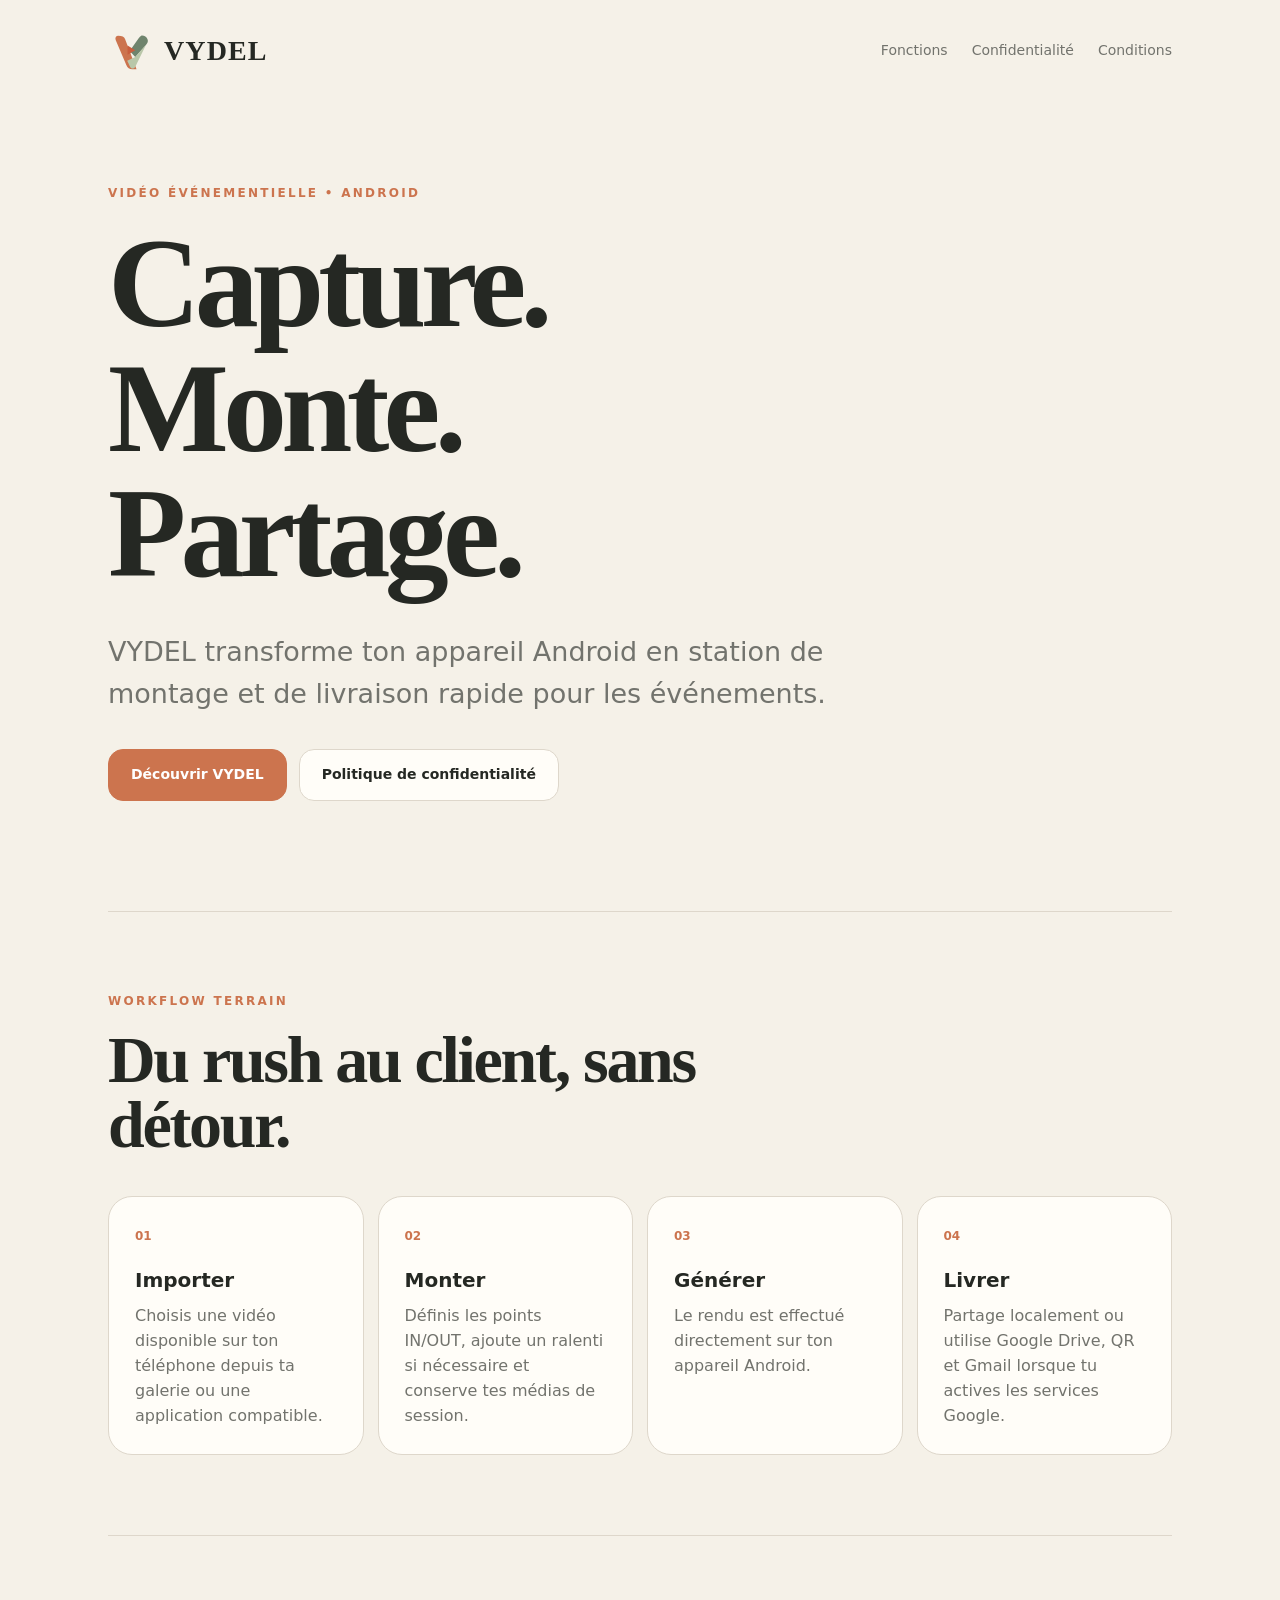
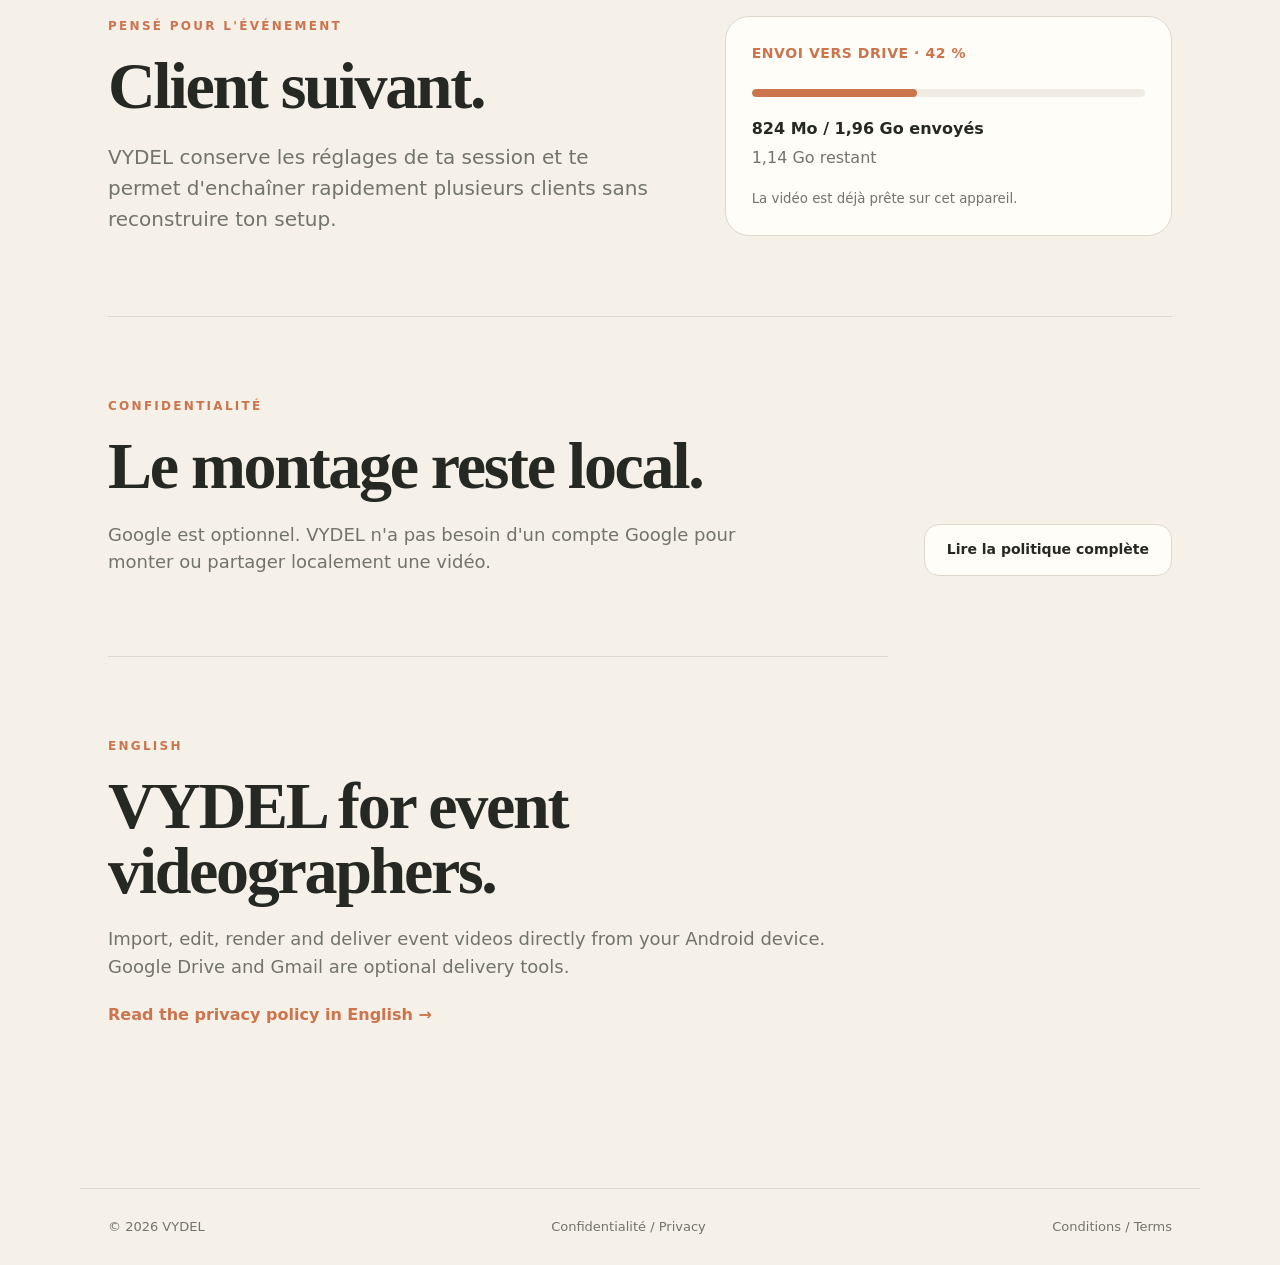
<file: index.html>
<!doctype html>
<html lang="fr">
<head>
  <meta charset="utf-8">
  <meta name="viewport" content="width=device-width,initial-scale=1">
  <meta name="theme-color" content="#F5F1E8">
  <meta name="description" content="VYDEL — Monte et livre tes vidéos événementielles directement sur Android.">
  <title>VYDEL — Capture • Monte • Partage</title>
  <link rel="icon" type="image/png" href="assets/vydel-logo.svg">
  <link rel="apple-touch-icon" href="assets/vydel-logo.svg">
  <link rel="stylesheet" href="style.css">
</head>
<body>
  <header class="site-header">
    <a class="brand" href="./"><img src="assets/vydel-logo.svg" alt=""><span>VYDEL</span></a>
    <nav>
      <a href="#features">Fonctions</a>
      <a href="privacy.html">Confidentialité</a>
      <a href="terms.html">Conditions</a>
    </nav>
  </header>

  <main>
    <section class="hero">
      <div class="eyebrow">VIDÉO ÉVÉNEMENTIELLE • ANDROID</div>
      <h1>Capture.<br>Monte.<br>Partage.</h1>
      <p class="lead">VYDEL transforme ton appareil Android en station de montage et de livraison rapide pour les événements.</p>
      <div class="hero-actions">
        <a class="button primary" href="#features">Découvrir VYDEL</a>
        <a class="button secondary" href="privacy.html">Politique de confidentialité</a>
      </div>
    </section>

    <section id="features" class="section">
      <div class="section-heading">
        <div class="eyebrow">WORKFLOW TERRAIN</div>
        <h2>Du rush au client, sans détour.</h2>
      </div>
      <div class="grid">
        <article class="card"><span>01</span><h3>Importer</h3><p>Choisis une vidéo disponible sur ton téléphone depuis ta galerie ou une application compatible.</p></article>
        <article class="card"><span>02</span><h3>Monter</h3><p>Définis les points IN/OUT, ajoute un ralenti si nécessaire et conserve tes médias de session.</p></article>
        <article class="card"><span>03</span><h3>Générer</h3><p>Le rendu est effectué directement sur ton appareil Android.</p></article>
        <article class="card"><span>04</span><h3>Livrer</h3><p>Partage localement ou utilise Google Drive, QR et Gmail lorsque tu actives les services Google.</p></article>
      </div>
    </section>

    <section class="section split">
      <div>
        <div class="eyebrow">PENSÉ POUR L'ÉVÉNEMENT</div>
        <h2>Client suivant.</h2>
        <p>VYDEL conserve les réglages de ta session et te permet d'enchaîner rapidement plusieurs clients sans reconstruire ton setup.</p>
      </div>
      <div class="status-card">
        <div class="status-title">ENVOI VERS DRIVE · 42 %</div>
        <div class="progress"><div></div></div>
        <strong>824 Mo / 1,96 Go envoyés</strong>
        <span>1,14 Go restant</span>
        <small>La vidéo est déjà prête sur cet appareil.</small>
      </div>
    </section>

    <section class="section privacy-callout">
      <div>
        <div class="eyebrow">CONFIDENTIALITÉ</div>
        <h2>Le montage reste local.</h2>
        <p>Google est optionnel. VYDEL n'a pas besoin d'un compte Google pour monter ou partager localement une vidéo.</p>
      </div>
      <a class="button secondary" href="privacy.html">Lire la politique complète</a>
    </section>

    <section class="section english">
      <div class="eyebrow">ENGLISH</div>
      <h2>VYDEL for event videographers.</h2>
      <p>Import, edit, render and deliver event videos directly from your Android device. Google Drive and Gmail are optional delivery tools.</p>
      <a class="text-link" href="privacy.html#english">Read the privacy policy in English →</a>
    </section>
  </main>

  <footer>
    <span>© 2026 VYDEL</span>
    <a href="privacy.html">Confidentialité / Privacy</a>
    <a href="terms.html">Conditions / Terms</a>
  </footer>
</body>
</html>
</file>
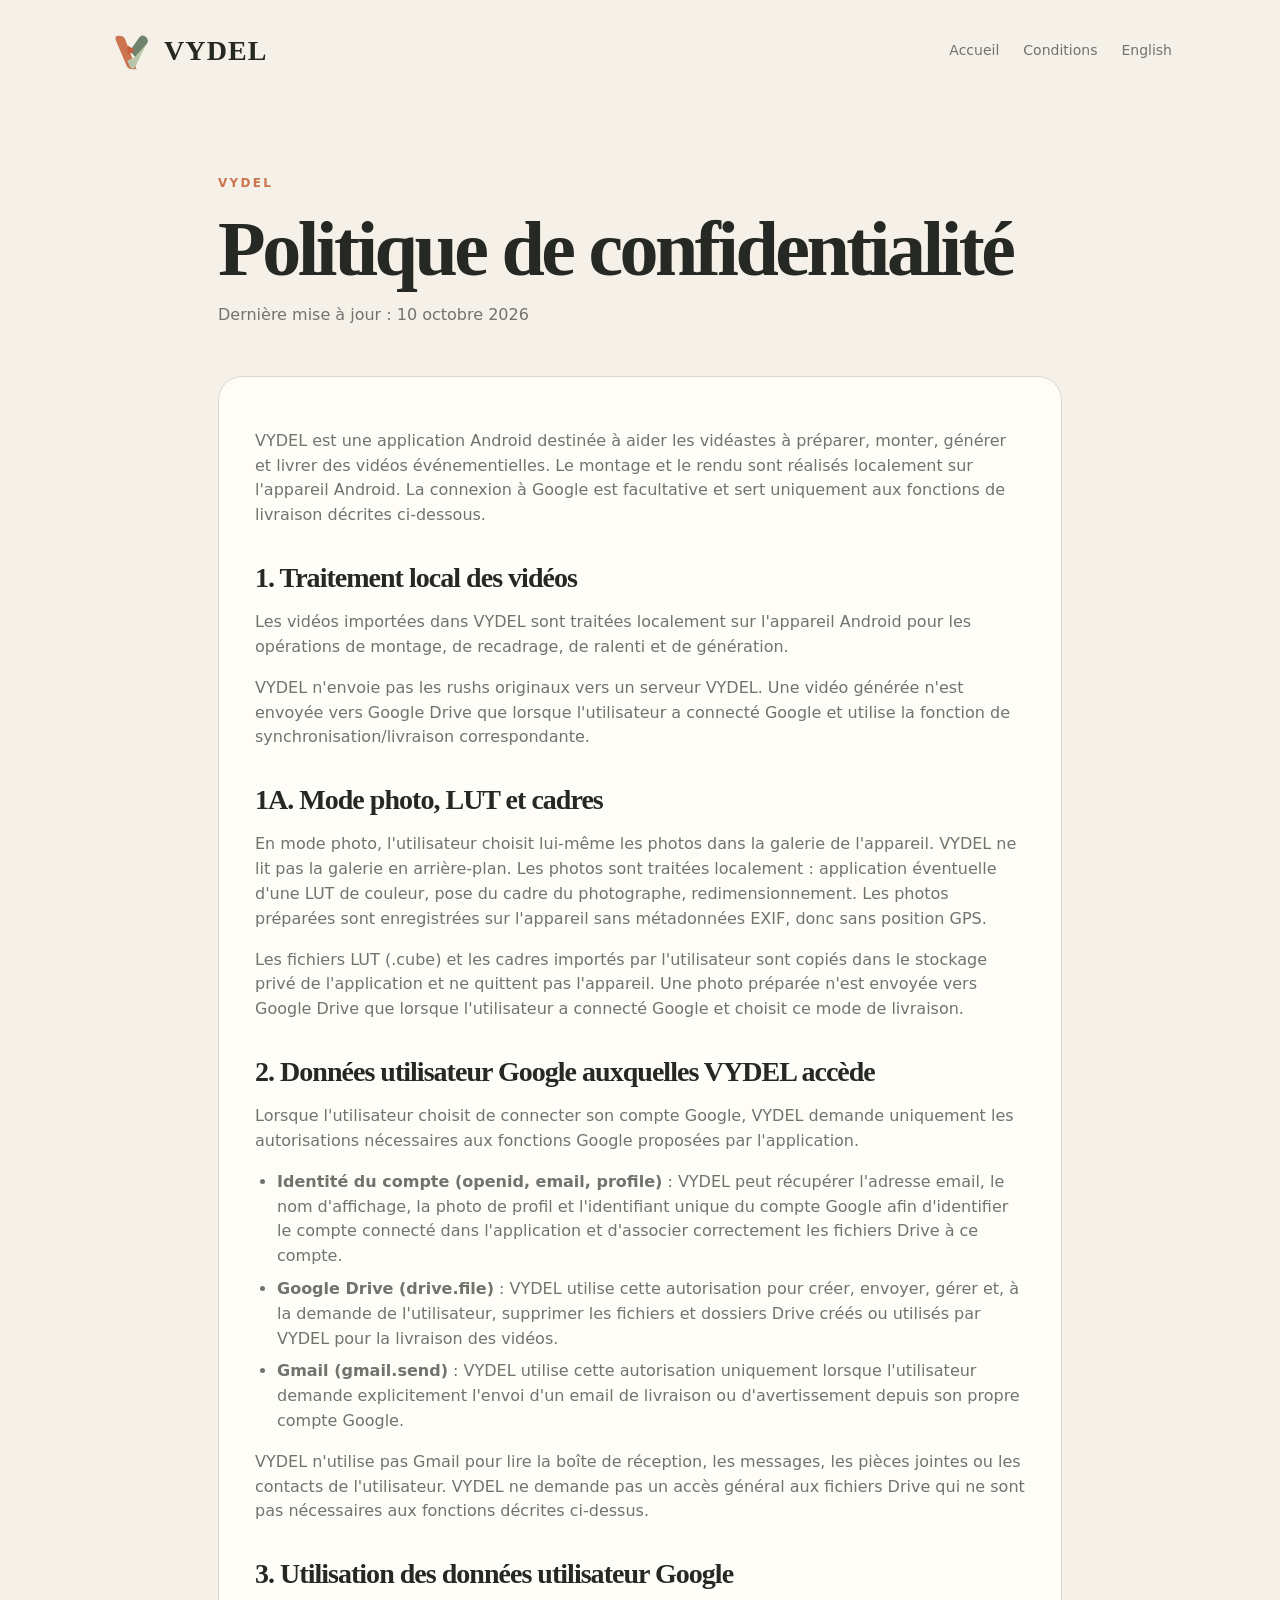
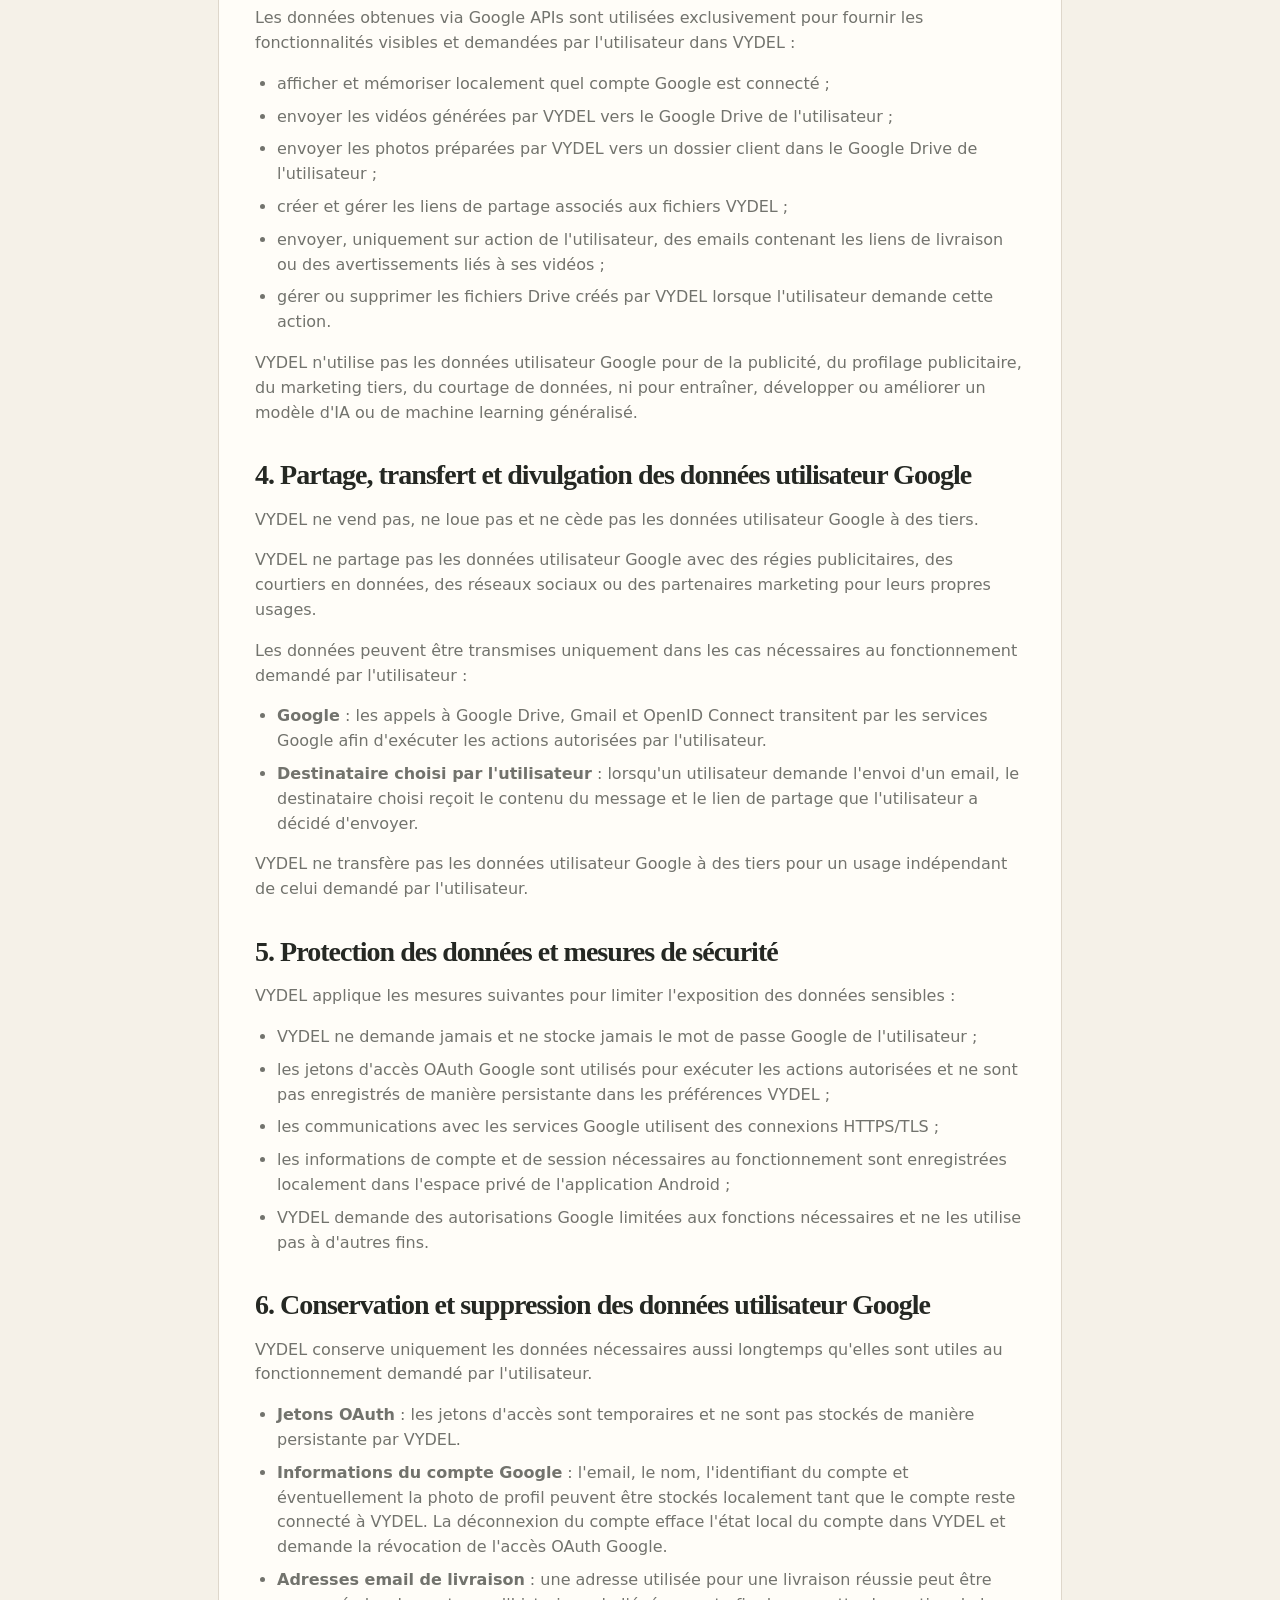
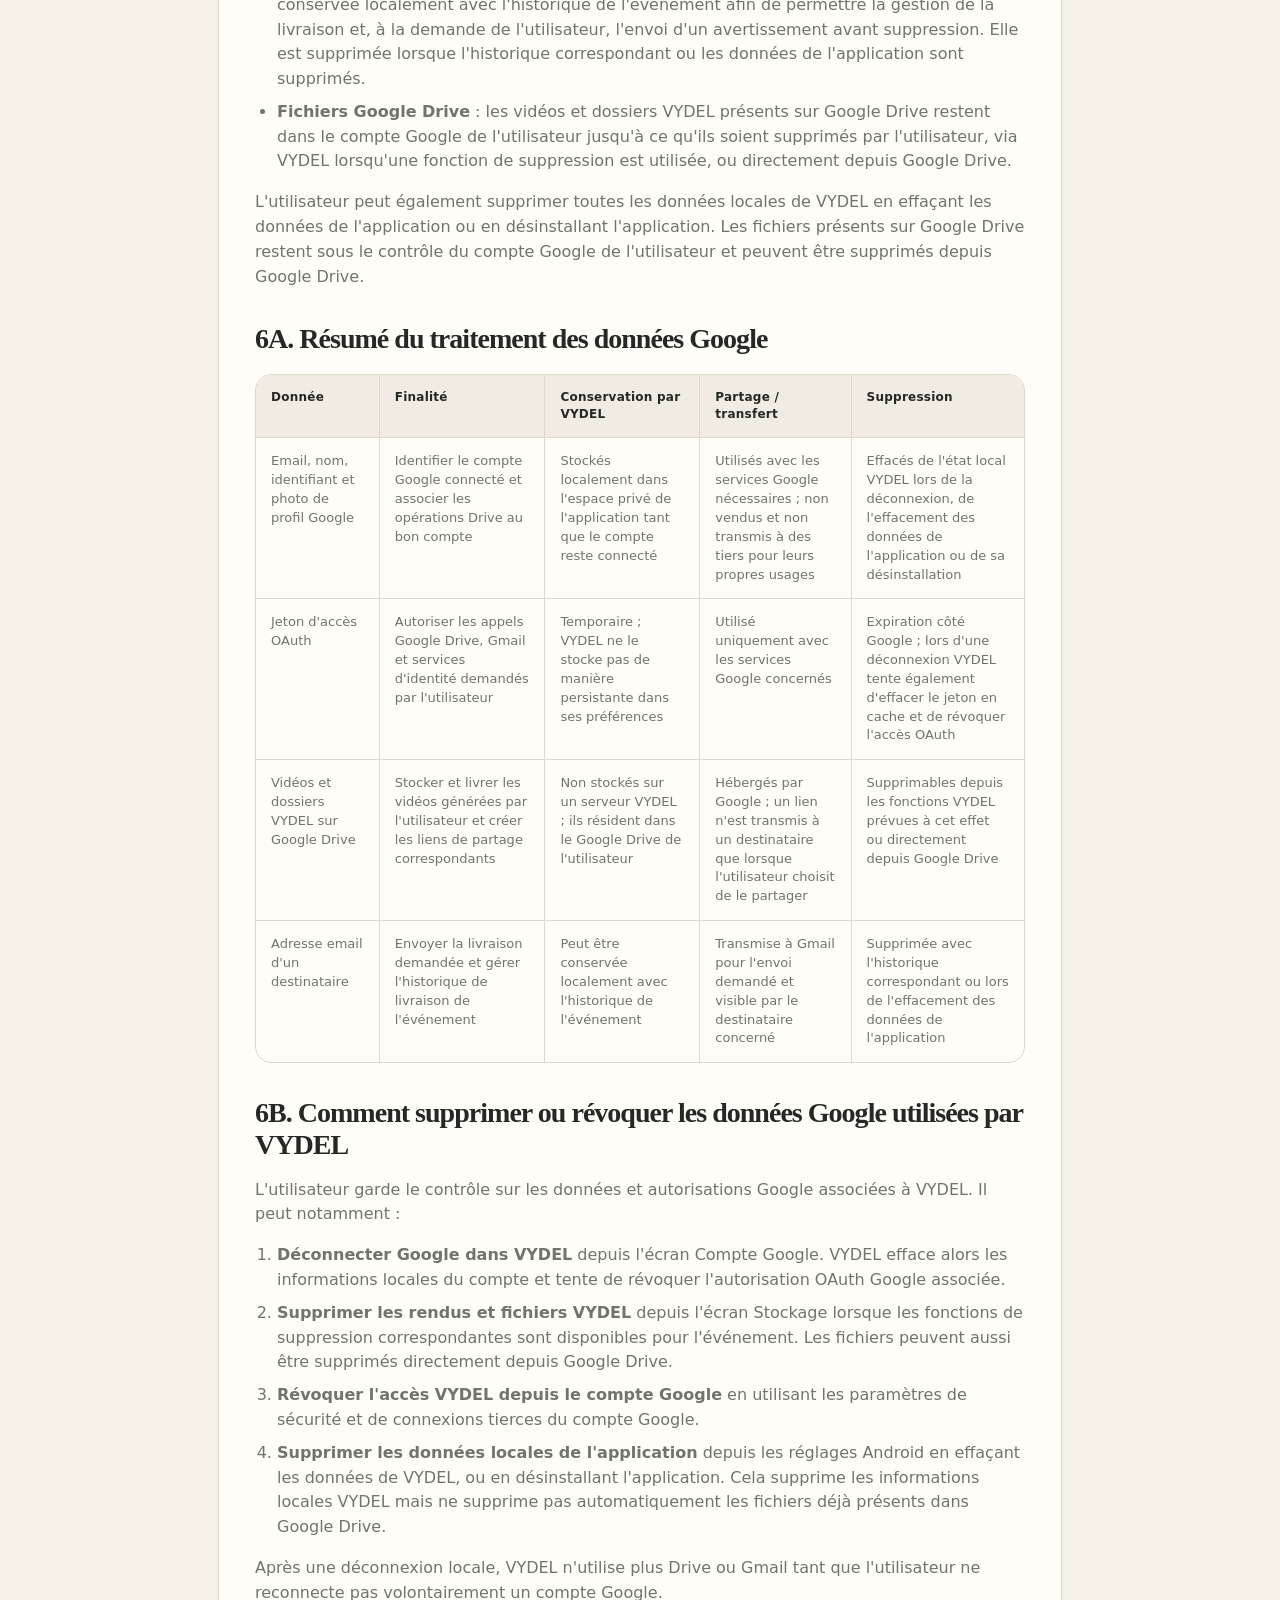
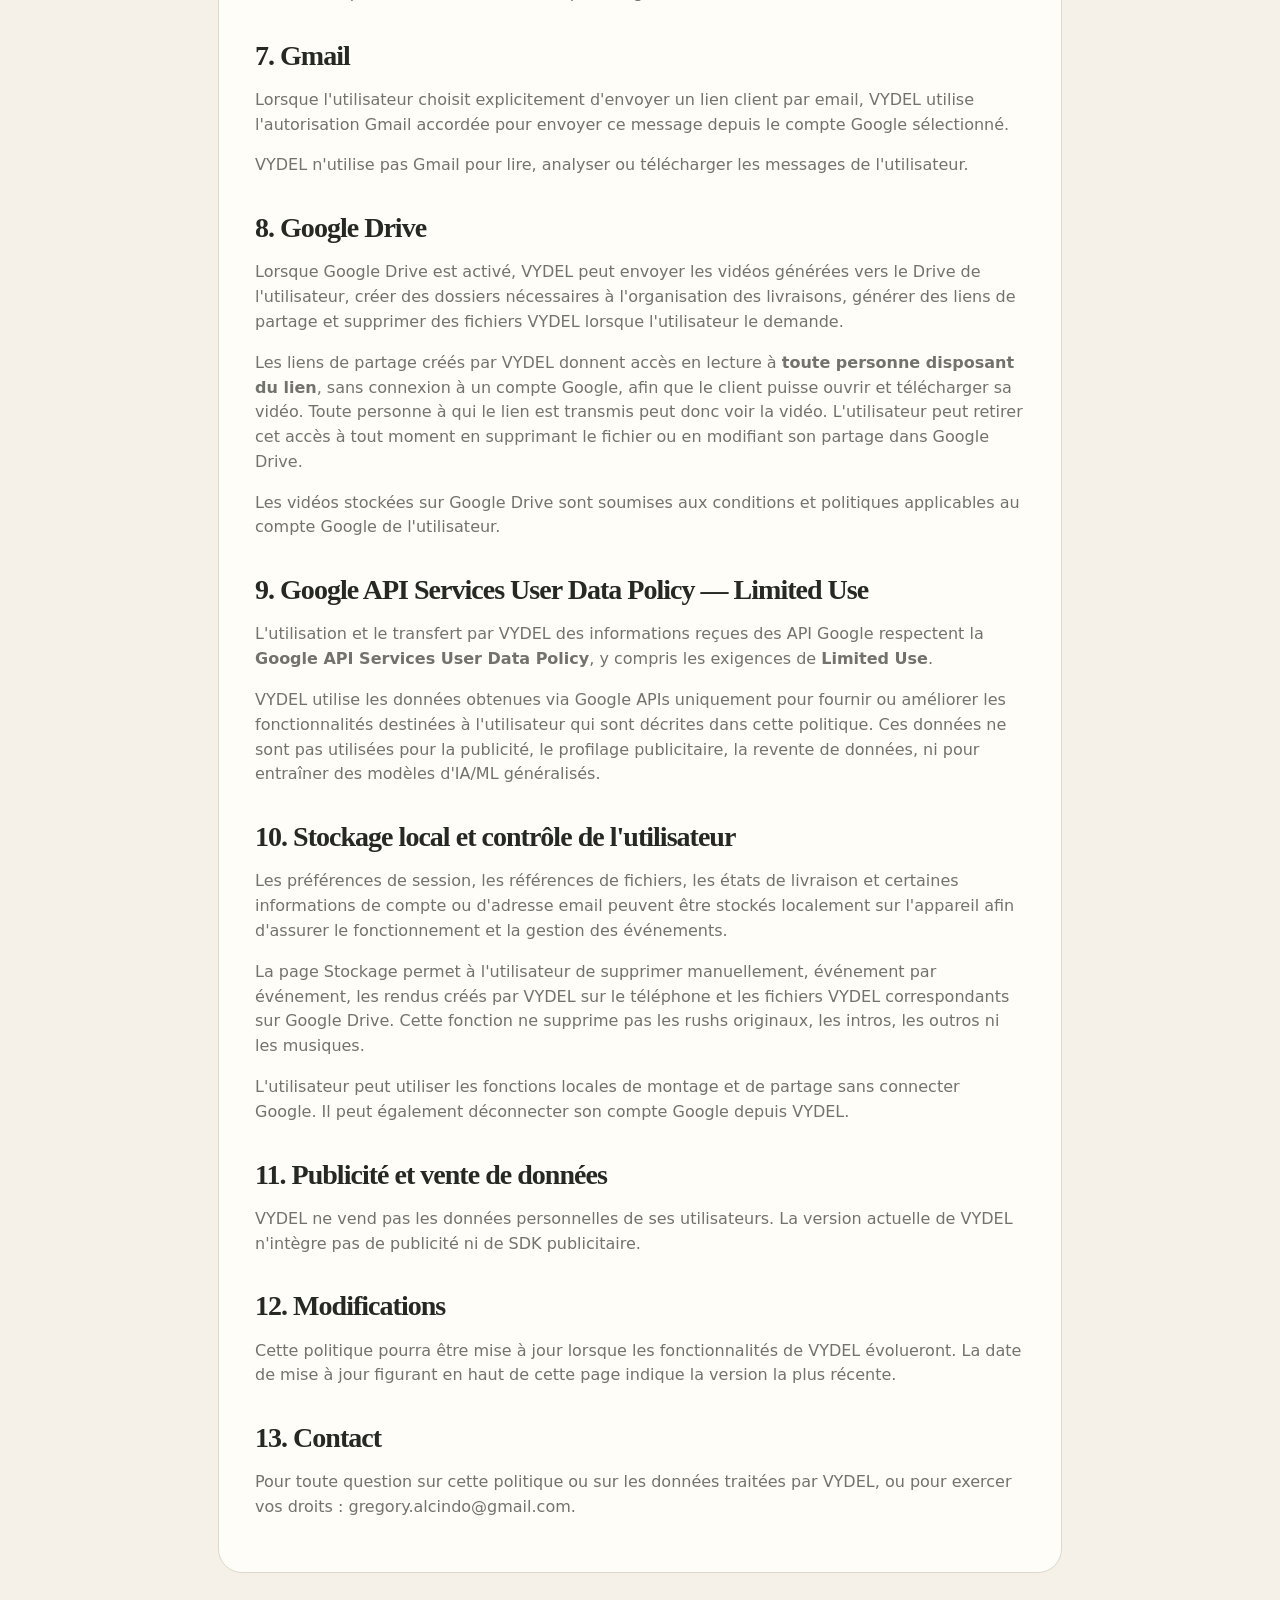
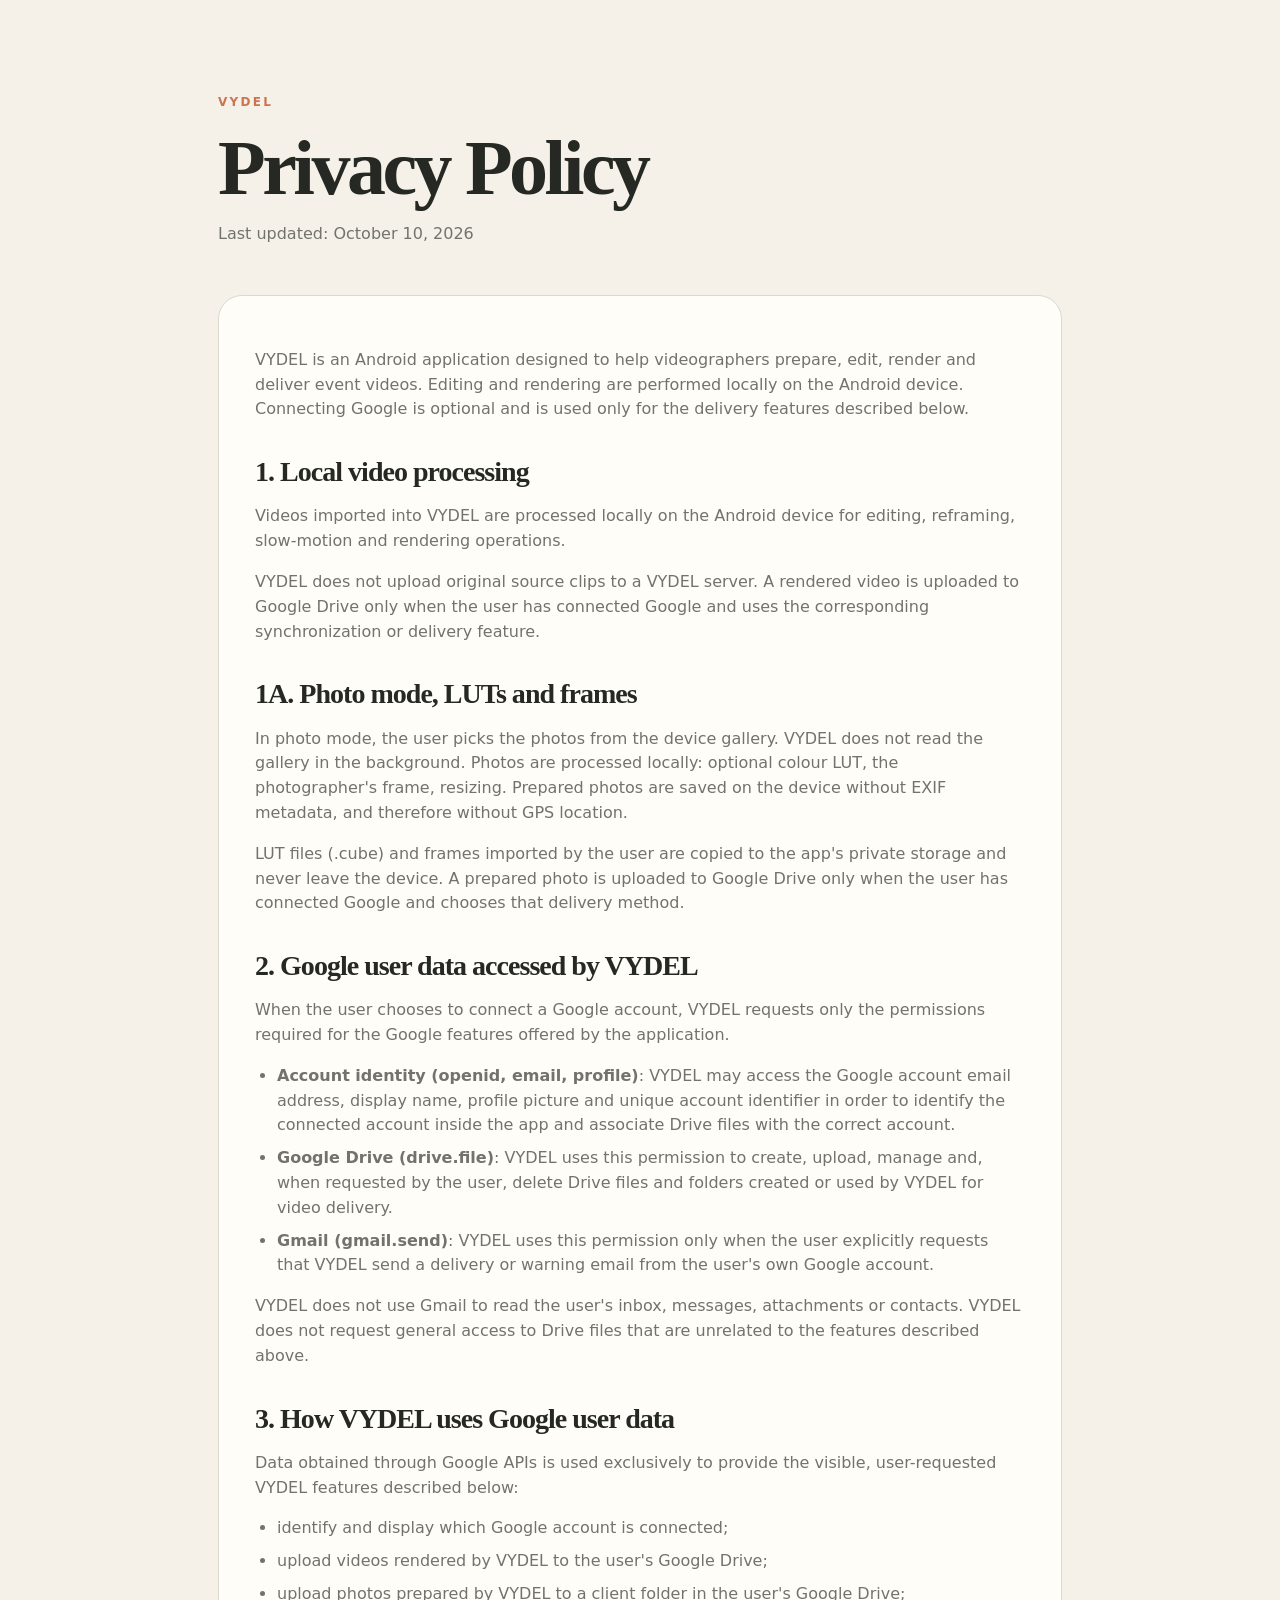
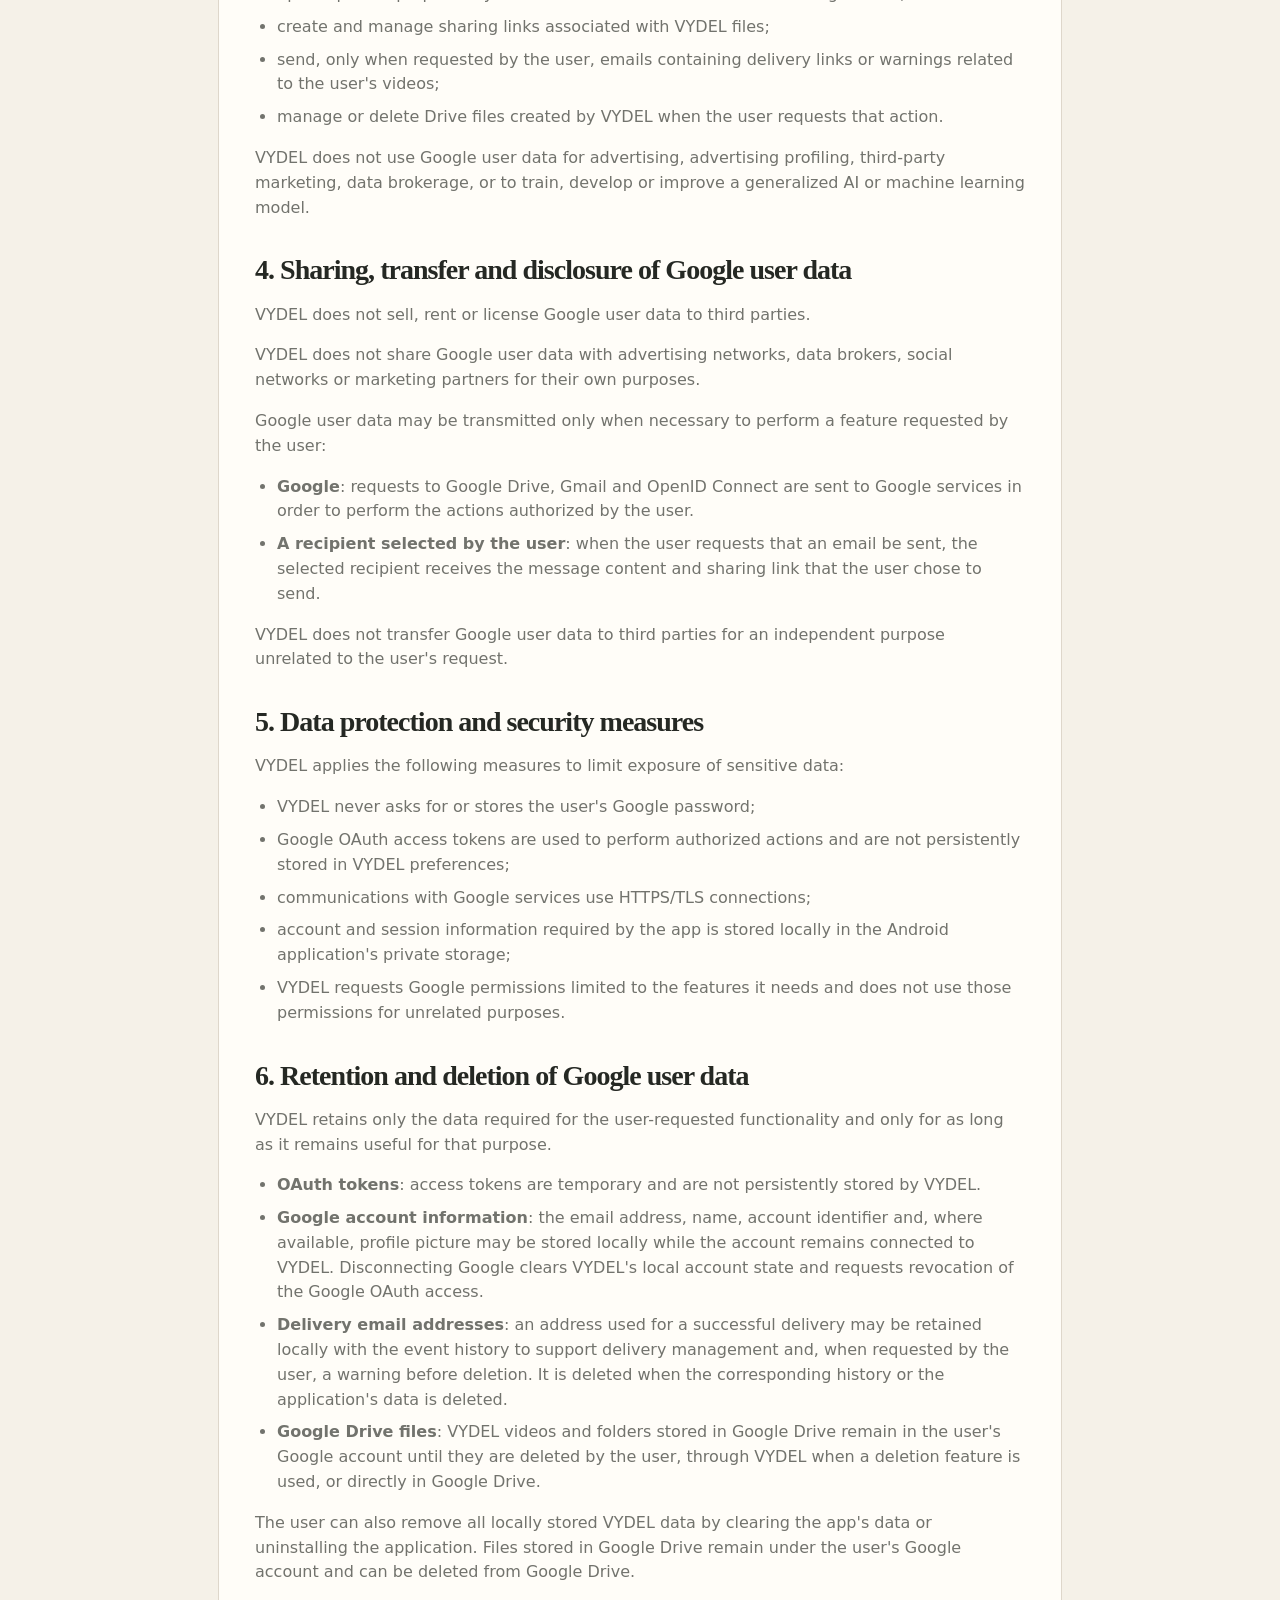
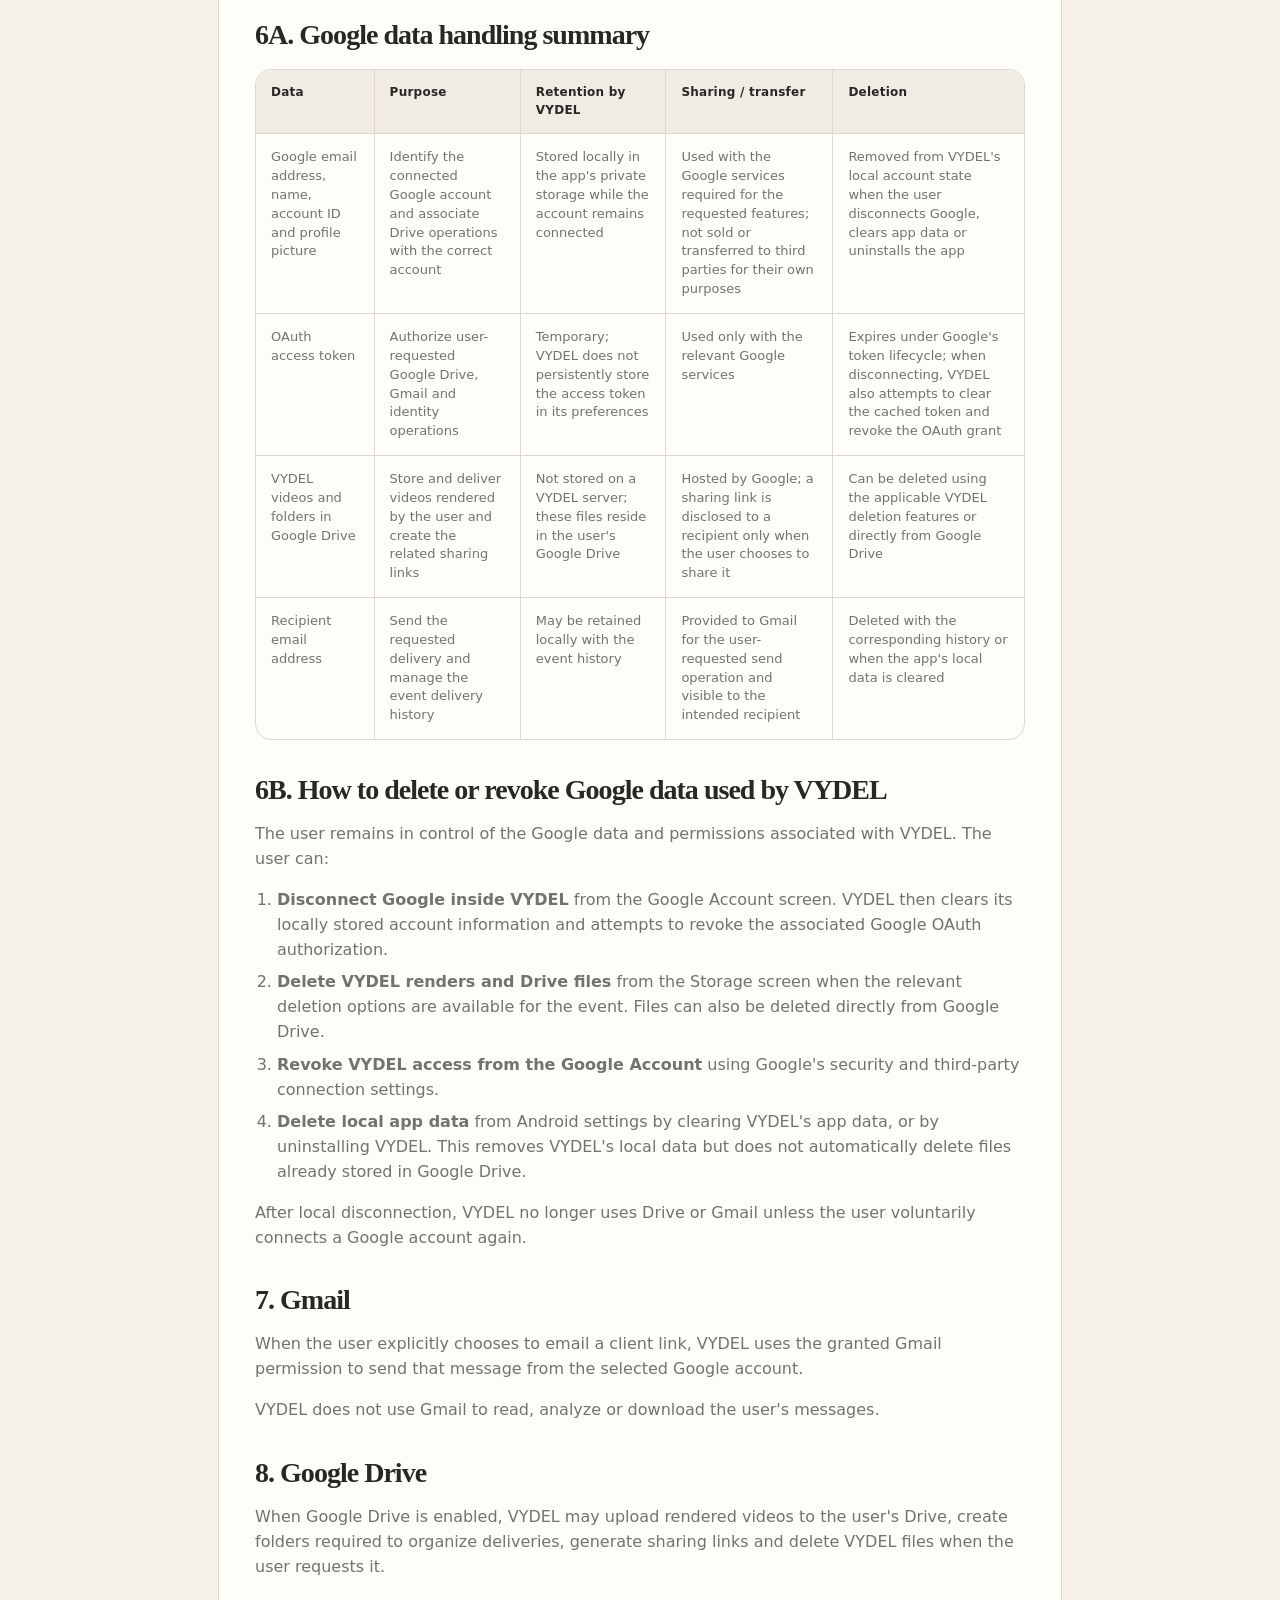
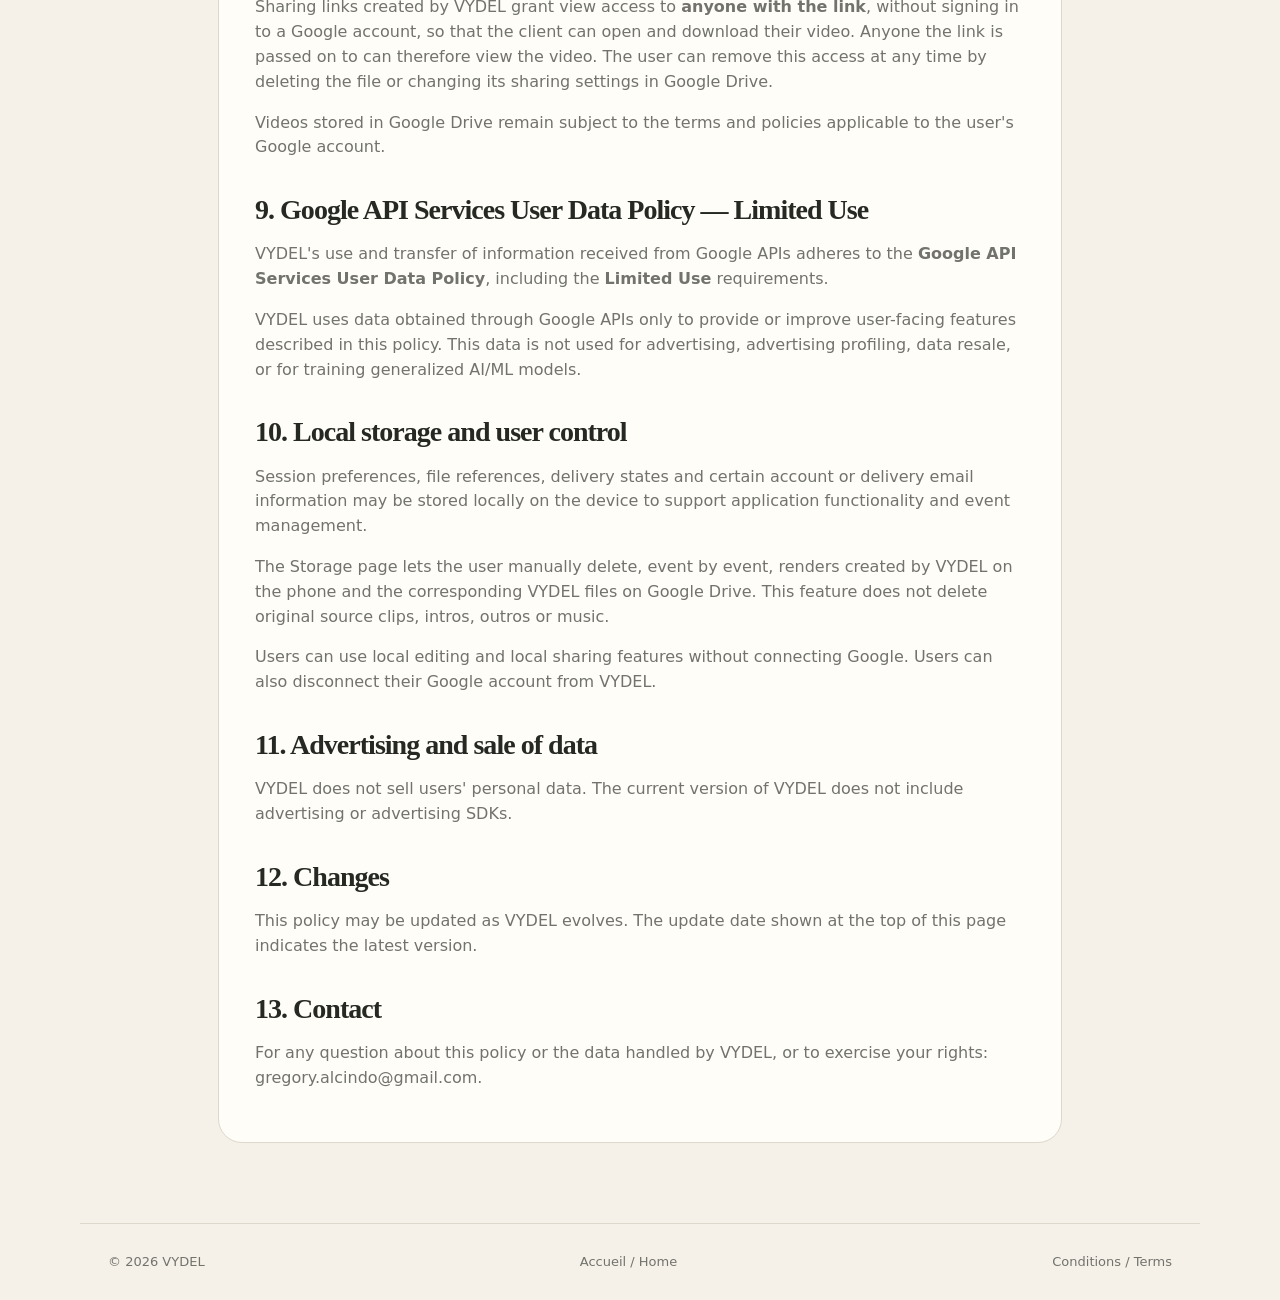
<file: privacy.html>
<!doctype html>
<html lang="fr">
<head>
  <meta charset="utf-8">
  <meta name="viewport" content="width=device-width,initial-scale=1">
  <meta name="theme-color" content="#F5F1E8">
  <meta name="description" content="Politique de confidentialité de VYDEL.">
  <title>Confidentialité — VYDEL</title>
  <link rel="icon" type="image/png" href="assets/vydel-logo.svg">
  <link rel="apple-touch-icon" href="assets/vydel-logo.svg">
  <link rel="stylesheet" href="style.css">
</head>
<body>
  <header class="site-header">
    <a class="brand" href="./"><img src="assets/vydel-logo.svg" alt=""><span>VYDEL</span></a>
    <nav><a href="./">Accueil</a><a href="terms.html">Conditions</a><a href="#english">English</a></nav>
  </header>

  <main class="legal">
    <section class="legal-head">
      <div class="eyebrow">VYDEL</div>
      <h1>Politique de confidentialité</h1>
      <p>Dernière mise à jour : 10 octobre 2026</p>
    </section>

    <section class="legal-card">
      <p>VYDEL est une application Android destinée à aider les vidéastes à préparer, monter, générer et livrer des vidéos événementielles. Le montage et le rendu sont réalisés localement sur l'appareil Android. La connexion à Google est facultative et sert uniquement aux fonctions de livraison décrites ci-dessous.</p>

      <h2>1. Traitement local des vidéos</h2>
      <p>Les vidéos importées dans VYDEL sont traitées localement sur l'appareil Android pour les opérations de montage, de recadrage, de ralenti et de génération.</p>
      <p>VYDEL n'envoie pas les rushs originaux vers un serveur VYDEL. Une vidéo générée n'est envoyée vers Google Drive que lorsque l'utilisateur a connecté Google et utilise la fonction de synchronisation/livraison correspondante.</p>

      <h2>1A. Mode photo, LUT et cadres</h2>
      <p>En mode photo, l'utilisateur choisit lui-même les photos dans la galerie de l'appareil. VYDEL ne lit pas la galerie en arrière-plan. Les photos sont traitées localement : application éventuelle d'une LUT de couleur, pose du cadre du photographe, redimensionnement. Les photos préparées sont enregistrées sur l'appareil sans métadonnées EXIF, donc sans position GPS.</p>
      <p>Les fichiers LUT (.cube) et les cadres importés par l'utilisateur sont copiés dans le stockage privé de l'application et ne quittent pas l'appareil. Une photo préparée n'est envoyée vers Google Drive que lorsque l'utilisateur a connecté Google et choisit ce mode de livraison.</p>

      <h2>2. Données utilisateur Google auxquelles VYDEL accède</h2>
      <p>Lorsque l'utilisateur choisit de connecter son compte Google, VYDEL demande uniquement les autorisations nécessaires aux fonctions Google proposées par l'application.</p>
      <ul>
        <li><strong>Identité du compte (openid, email, profile)</strong> : VYDEL peut récupérer l'adresse email, le nom d'affichage, la photo de profil et l'identifiant unique du compte Google afin d'identifier le compte connecté dans l'application et d'associer correctement les fichiers Drive à ce compte.</li>
        <li><strong>Google Drive (drive.file)</strong> : VYDEL utilise cette autorisation pour créer, envoyer, gérer et, à la demande de l'utilisateur, supprimer les fichiers et dossiers Drive créés ou utilisés par VYDEL pour la livraison des vidéos.</li>
        <li><strong>Gmail (gmail.send)</strong> : VYDEL utilise cette autorisation uniquement lorsque l'utilisateur demande explicitement l'envoi d'un email de livraison ou d'avertissement depuis son propre compte Google.</li>
      </ul>
      <p>VYDEL n'utilise pas Gmail pour lire la boîte de réception, les messages, les pièces jointes ou les contacts de l'utilisateur. VYDEL ne demande pas un accès général aux fichiers Drive qui ne sont pas nécessaires aux fonctions décrites ci-dessus.</p>

      <h2>3. Utilisation des données utilisateur Google</h2>
      <p>Les données obtenues via Google APIs sont utilisées exclusivement pour fournir les fonctionnalités visibles et demandées par l'utilisateur dans VYDEL :</p>
      <ul>
        <li>afficher et mémoriser localement quel compte Google est connecté ;</li>
        <li>envoyer les vidéos générées par VYDEL vers le Google Drive de l'utilisateur ;</li>
        <li>envoyer les photos préparées par VYDEL vers un dossier client dans le Google Drive de l'utilisateur ;</li>
        <li>créer et gérer les liens de partage associés aux fichiers VYDEL ;</li>
        <li>envoyer, uniquement sur action de l'utilisateur, des emails contenant les liens de livraison ou des avertissements liés à ses vidéos ;</li>
        <li>gérer ou supprimer les fichiers Drive créés par VYDEL lorsque l'utilisateur demande cette action.</li>
      </ul>
      <p>VYDEL n'utilise pas les données utilisateur Google pour de la publicité, du profilage publicitaire, du marketing tiers, du courtage de données, ni pour entraîner, développer ou améliorer un modèle d'IA ou de machine learning généralisé.</p>

      <h2>4. Partage, transfert et divulgation des données utilisateur Google</h2>
      <p>VYDEL ne vend pas, ne loue pas et ne cède pas les données utilisateur Google à des tiers.</p>
      <p>VYDEL ne partage pas les données utilisateur Google avec des régies publicitaires, des courtiers en données, des réseaux sociaux ou des partenaires marketing pour leurs propres usages.</p>
      <p>Les données peuvent être transmises uniquement dans les cas nécessaires au fonctionnement demandé par l'utilisateur :</p>
      <ul>
        <li><strong>Google</strong> : les appels à Google Drive, Gmail et OpenID Connect transitent par les services Google afin d'exécuter les actions autorisées par l'utilisateur.</li>
        <li><strong>Destinataire choisi par l'utilisateur</strong> : lorsqu'un utilisateur demande l'envoi d'un email, le destinataire choisi reçoit le contenu du message et le lien de partage que l'utilisateur a décidé d'envoyer.</li>
      </ul>
      <p>VYDEL ne transfère pas les données utilisateur Google à des tiers pour un usage indépendant de celui demandé par l'utilisateur.</p>

      <h2>5. Protection des données et mesures de sécurité</h2>
      <p>VYDEL applique les mesures suivantes pour limiter l'exposition des données sensibles :</p>
      <ul>
        <li>VYDEL ne demande jamais et ne stocke jamais le mot de passe Google de l'utilisateur ;</li>
        <li>les jetons d'accès OAuth Google sont utilisés pour exécuter les actions autorisées et ne sont pas enregistrés de manière persistante dans les préférences VYDEL ;</li>
        <li>les communications avec les services Google utilisent des connexions HTTPS/TLS ;</li>
        <li>les informations de compte et de session nécessaires au fonctionnement sont enregistrées localement dans l'espace privé de l'application Android ;</li>
        <li>VYDEL demande des autorisations Google limitées aux fonctions nécessaires et ne les utilise pas à d'autres fins.</li>
      </ul>

      <h2>6. Conservation et suppression des données utilisateur Google</h2>
      <p>VYDEL conserve uniquement les données nécessaires aussi longtemps qu'elles sont utiles au fonctionnement demandé par l'utilisateur.</p>
      <ul>
        <li><strong>Jetons OAuth</strong> : les jetons d'accès sont temporaires et ne sont pas stockés de manière persistante par VYDEL.</li>
        <li><strong>Informations du compte Google</strong> : l'email, le nom, l'identifiant du compte et éventuellement la photo de profil peuvent être stockés localement tant que le compte reste connecté à VYDEL. La déconnexion du compte efface l'état local du compte dans VYDEL et demande la révocation de l'accès OAuth Google.</li>
        <li><strong>Adresses email de livraison</strong> : une adresse utilisée pour une livraison réussie peut être conservée localement avec l'historique de l'événement afin de permettre la gestion de la livraison et, à la demande de l'utilisateur, l'envoi d'un avertissement avant suppression. Elle est supprimée lorsque l'historique correspondant ou les données de l'application sont supprimés.</li>
        <li><strong>Fichiers Google Drive</strong> : les vidéos et dossiers VYDEL présents sur Google Drive restent dans le compte Google de l'utilisateur jusqu'à ce qu'ils soient supprimés par l'utilisateur, via VYDEL lorsqu'une fonction de suppression est utilisée, ou directement depuis Google Drive.</li>
      </ul>
      <p>L'utilisateur peut également supprimer toutes les données locales de VYDEL en effaçant les données de l'application ou en désinstallant l'application. Les fichiers présents sur Google Drive restent sous le contrôle du compte Google de l'utilisateur et peuvent être supprimés depuis Google Drive.</p>

      <h2>6A. Résumé du traitement des données Google</h2>
      <div class="table-wrap">
        <table class="privacy-table">
          <thead>
            <tr>
              <th>Donnée</th>
              <th>Finalité</th>
              <th>Conservation par VYDEL</th>
              <th>Partage / transfert</th>
              <th>Suppression</th>
            </tr>
          </thead>
          <tbody>
            <tr>
              <td>Email, nom, identifiant et photo de profil Google</td>
              <td>Identifier le compte Google connecté et associer les opérations Drive au bon compte</td>
              <td>Stockés localement dans l'espace privé de l'application tant que le compte reste connecté</td>
              <td>Utilisés avec les services Google nécessaires ; non vendus et non transmis à des tiers pour leurs propres usages</td>
              <td>Effacés de l'état local VYDEL lors de la déconnexion, de l'effacement des données de l'application ou de sa désinstallation</td>
            </tr>
            <tr>
              <td>Jeton d'accès OAuth</td>
              <td>Autoriser les appels Google Drive, Gmail et services d'identité demandés par l'utilisateur</td>
              <td>Temporaire ; VYDEL ne le stocke pas de manière persistante dans ses préférences</td>
              <td>Utilisé uniquement avec les services Google concernés</td>
              <td>Expiration côté Google ; lors d'une déconnexion VYDEL tente également d'effacer le jeton en cache et de révoquer l'accès OAuth</td>
            </tr>
            <tr>
              <td>Vidéos et dossiers VYDEL sur Google Drive</td>
              <td>Stocker et livrer les vidéos générées par l'utilisateur et créer les liens de partage correspondants</td>
              <td>Non stockés sur un serveur VYDEL ; ils résident dans le Google Drive de l'utilisateur</td>
              <td>Hébergés par Google ; un lien n'est transmis à un destinataire que lorsque l'utilisateur choisit de le partager</td>
              <td>Supprimables depuis les fonctions VYDEL prévues à cet effet ou directement depuis Google Drive</td>
            </tr>
            <tr>
              <td>Adresse email d'un destinataire</td>
              <td>Envoyer la livraison demandée et gérer l'historique de livraison de l'événement</td>
              <td>Peut être conservée localement avec l'historique de l'événement</td>
              <td>Transmise à Gmail pour l'envoi demandé et visible par le destinataire concerné</td>
              <td>Supprimée avec l'historique correspondant ou lors de l'effacement des données de l'application</td>
            </tr>
          </tbody>
        </table>
      </div>

      <h2>6B. Comment supprimer ou révoquer les données Google utilisées par VYDEL</h2>
      <p>L'utilisateur garde le contrôle sur les données et autorisations Google associées à VYDEL. Il peut notamment :</p>
      <ol>
        <li><strong>Déconnecter Google dans VYDEL</strong> depuis l'écran Compte Google. VYDEL efface alors les informations locales du compte et tente de révoquer l'autorisation OAuth Google associée.</li>
        <li><strong>Supprimer les rendus et fichiers VYDEL</strong> depuis l'écran Stockage lorsque les fonctions de suppression correspondantes sont disponibles pour l'événement. Les fichiers peuvent aussi être supprimés directement depuis Google Drive.</li>
        <li><strong>Révoquer l'accès VYDEL depuis le compte Google</strong> en utilisant les paramètres de sécurité et de connexions tierces du compte Google.</li>
        <li><strong>Supprimer les données locales de l'application</strong> depuis les réglages Android en effaçant les données de VYDEL, ou en désinstallant l'application. Cela supprime les informations locales VYDEL mais ne supprime pas automatiquement les fichiers déjà présents dans Google Drive.</li>
      </ol>
      <p>Après une déconnexion locale, VYDEL n'utilise plus Drive ou Gmail tant que l'utilisateur ne reconnecte pas volontairement un compte Google.</p>

      <h2>7. Gmail</h2>
      <p>Lorsque l'utilisateur choisit explicitement d'envoyer un lien client par email, VYDEL utilise l'autorisation Gmail accordée pour envoyer ce message depuis le compte Google sélectionné.</p>
      <p>VYDEL n'utilise pas Gmail pour lire, analyser ou télécharger les messages de l'utilisateur.</p>

      <h2>8. Google Drive</h2>
      <p>Lorsque Google Drive est activé, VYDEL peut envoyer les vidéos générées vers le Drive de l'utilisateur, créer des dossiers nécessaires à l'organisation des livraisons, générer des liens de partage et supprimer des fichiers VYDEL lorsque l'utilisateur le demande.</p>
      <p>Les liens de partage créés par VYDEL donnent accès en lecture à <strong>toute personne disposant du lien</strong>, sans connexion à un compte Google, afin que le client puisse ouvrir et télécharger sa vidéo. Toute personne à qui le lien est transmis peut donc voir la vidéo. L'utilisateur peut retirer cet accès à tout moment en supprimant le fichier ou en modifiant son partage dans Google Drive.</p>
      <p>Les vidéos stockées sur Google Drive sont soumises aux conditions et politiques applicables au compte Google de l'utilisateur.</p>

      <h2>9. Google API Services User Data Policy — Limited Use</h2>
      <p>L'utilisation et le transfert par VYDEL des informations reçues des API Google respectent la <strong>Google API Services User Data Policy</strong>, y compris les exigences de <strong>Limited Use</strong>.</p>
      <p>VYDEL utilise les données obtenues via Google APIs uniquement pour fournir ou améliorer les fonctionnalités destinées à l'utilisateur qui sont décrites dans cette politique. Ces données ne sont pas utilisées pour la publicité, le profilage publicitaire, la revente de données, ni pour entraîner des modèles d'IA/ML généralisés.</p>

      <h2>10. Stockage local et contrôle de l'utilisateur</h2>
      <p>Les préférences de session, les références de fichiers, les états de livraison et certaines informations de compte ou d'adresse email peuvent être stockés localement sur l'appareil afin d'assurer le fonctionnement et la gestion des événements.</p>
      <p>La page Stockage permet à l'utilisateur de supprimer manuellement, événement par événement, les rendus créés par VYDEL sur le téléphone et les fichiers VYDEL correspondants sur Google Drive. Cette fonction ne supprime pas les rushs originaux, les intros, les outros ni les musiques.</p>
      <p>L'utilisateur peut utiliser les fonctions locales de montage et de partage sans connecter Google. Il peut également déconnecter son compte Google depuis VYDEL.</p>

      <h2>11. Publicité et vente de données</h2>
      <p>VYDEL ne vend pas les données personnelles de ses utilisateurs. La version actuelle de VYDEL n'intègre pas de publicité ni de SDK publicitaire.</p>

      <h2>12. Modifications</h2>
      <p>Cette politique pourra être mise à jour lorsque les fonctionnalités de VYDEL évolueront. La date de mise à jour figurant en haut de cette page indique la version la plus récente.</p>

      <h2>13. Contact</h2>
      <p>Pour toute question sur cette politique ou sur les données traitées par VYDEL, ou pour exercer vos droits : <a href="mailto:gregory.alcindo@gmail.com">gregory.alcindo@gmail.com</a>.</p>
    </section>

    <section id="english" class="legal-head english-head">
      <div class="eyebrow">VYDEL</div>
      <h1>Privacy Policy</h1>
      <p>Last updated: October 10, 2026</p>
    </section>

    <section class="legal-card">
      <p>VYDEL is an Android application designed to help videographers prepare, edit, render and deliver event videos. Editing and rendering are performed locally on the Android device. Connecting Google is optional and is used only for the delivery features described below.</p>

      <h2>1. Local video processing</h2>
      <p>Videos imported into VYDEL are processed locally on the Android device for editing, reframing, slow-motion and rendering operations.</p>
      <p>VYDEL does not upload original source clips to a VYDEL server. A rendered video is uploaded to Google Drive only when the user has connected Google and uses the corresponding synchronization or delivery feature.</p>

      <h2>1A. Photo mode, LUTs and frames</h2>
      <p>In photo mode, the user picks the photos from the device gallery. VYDEL does not read the gallery in the background. Photos are processed locally: optional colour LUT, the photographer's frame, resizing. Prepared photos are saved on the device without EXIF metadata, and therefore without GPS location.</p>
      <p>LUT files (.cube) and frames imported by the user are copied to the app's private storage and never leave the device. A prepared photo is uploaded to Google Drive only when the user has connected Google and chooses that delivery method.</p>

      <h2>2. Google user data accessed by VYDEL</h2>
      <p>When the user chooses to connect a Google account, VYDEL requests only the permissions required for the Google features offered by the application.</p>
      <ul>
        <li><strong>Account identity (openid, email, profile)</strong>: VYDEL may access the Google account email address, display name, profile picture and unique account identifier in order to identify the connected account inside the app and associate Drive files with the correct account.</li>
        <li><strong>Google Drive (drive.file)</strong>: VYDEL uses this permission to create, upload, manage and, when requested by the user, delete Drive files and folders created or used by VYDEL for video delivery.</li>
        <li><strong>Gmail (gmail.send)</strong>: VYDEL uses this permission only when the user explicitly requests that VYDEL send a delivery or warning email from the user's own Google account.</li>
      </ul>
      <p>VYDEL does not use Gmail to read the user's inbox, messages, attachments or contacts. VYDEL does not request general access to Drive files that are unrelated to the features described above.</p>

      <h2>3. How VYDEL uses Google user data</h2>
      <p>Data obtained through Google APIs is used exclusively to provide the visible, user-requested VYDEL features described below:</p>
      <ul>
        <li>identify and display which Google account is connected;</li>
        <li>upload videos rendered by VYDEL to the user's Google Drive;</li>
        <li>upload photos prepared by VYDEL to a client folder in the user's Google Drive;</li>
        <li>create and manage sharing links associated with VYDEL files;</li>
        <li>send, only when requested by the user, emails containing delivery links or warnings related to the user's videos;</li>
        <li>manage or delete Drive files created by VYDEL when the user requests that action.</li>
      </ul>
      <p>VYDEL does not use Google user data for advertising, advertising profiling, third-party marketing, data brokerage, or to train, develop or improve a generalized AI or machine learning model.</p>

      <h2>4. Sharing, transfer and disclosure of Google user data</h2>
      <p>VYDEL does not sell, rent or license Google user data to third parties.</p>
      <p>VYDEL does not share Google user data with advertising networks, data brokers, social networks or marketing partners for their own purposes.</p>
      <p>Google user data may be transmitted only when necessary to perform a feature requested by the user:</p>
      <ul>
        <li><strong>Google</strong>: requests to Google Drive, Gmail and OpenID Connect are sent to Google services in order to perform the actions authorized by the user.</li>
        <li><strong>A recipient selected by the user</strong>: when the user requests that an email be sent, the selected recipient receives the message content and sharing link that the user chose to send.</li>
      </ul>
      <p>VYDEL does not transfer Google user data to third parties for an independent purpose unrelated to the user's request.</p>

      <h2>5. Data protection and security measures</h2>
      <p>VYDEL applies the following measures to limit exposure of sensitive data:</p>
      <ul>
        <li>VYDEL never asks for or stores the user's Google password;</li>
        <li>Google OAuth access tokens are used to perform authorized actions and are not persistently stored in VYDEL preferences;</li>
        <li>communications with Google services use HTTPS/TLS connections;</li>
        <li>account and session information required by the app is stored locally in the Android application's private storage;</li>
        <li>VYDEL requests Google permissions limited to the features it needs and does not use those permissions for unrelated purposes.</li>
      </ul>

      <h2>6. Retention and deletion of Google user data</h2>
      <p>VYDEL retains only the data required for the user-requested functionality and only for as long as it remains useful for that purpose.</p>
      <ul>
        <li><strong>OAuth tokens</strong>: access tokens are temporary and are not persistently stored by VYDEL.</li>
        <li><strong>Google account information</strong>: the email address, name, account identifier and, where available, profile picture may be stored locally while the account remains connected to VYDEL. Disconnecting Google clears VYDEL's local account state and requests revocation of the Google OAuth access.</li>
        <li><strong>Delivery email addresses</strong>: an address used for a successful delivery may be retained locally with the event history to support delivery management and, when requested by the user, a warning before deletion. It is deleted when the corresponding history or the application's data is deleted.</li>
        <li><strong>Google Drive files</strong>: VYDEL videos and folders stored in Google Drive remain in the user's Google account until they are deleted by the user, through VYDEL when a deletion feature is used, or directly in Google Drive.</li>
      </ul>
      <p>The user can also remove all locally stored VYDEL data by clearing the app's data or uninstalling the application. Files stored in Google Drive remain under the user's Google account and can be deleted from Google Drive.</p>

      <h2>6A. Google data handling summary</h2>
      <div class="table-wrap">
        <table class="privacy-table">
          <thead>
            <tr>
              <th>Data</th>
              <th>Purpose</th>
              <th>Retention by VYDEL</th>
              <th>Sharing / transfer</th>
              <th>Deletion</th>
            </tr>
          </thead>
          <tbody>
            <tr>
              <td>Google email address, name, account ID and profile picture</td>
              <td>Identify the connected Google account and associate Drive operations with the correct account</td>
              <td>Stored locally in the app's private storage while the account remains connected</td>
              <td>Used with the Google services required for the requested features; not sold or transferred to third parties for their own purposes</td>
              <td>Removed from VYDEL's local account state when the user disconnects Google, clears app data or uninstalls the app</td>
            </tr>
            <tr>
              <td>OAuth access token</td>
              <td>Authorize user-requested Google Drive, Gmail and identity operations</td>
              <td>Temporary; VYDEL does not persistently store the access token in its preferences</td>
              <td>Used only with the relevant Google services</td>
              <td>Expires under Google's token lifecycle; when disconnecting, VYDEL also attempts to clear the cached token and revoke the OAuth grant</td>
            </tr>
            <tr>
              <td>VYDEL videos and folders in Google Drive</td>
              <td>Store and deliver videos rendered by the user and create the related sharing links</td>
              <td>Not stored on a VYDEL server; these files reside in the user's Google Drive</td>
              <td>Hosted by Google; a sharing link is disclosed to a recipient only when the user chooses to share it</td>
              <td>Can be deleted using the applicable VYDEL deletion features or directly from Google Drive</td>
            </tr>
            <tr>
              <td>Recipient email address</td>
              <td>Send the requested delivery and manage the event delivery history</td>
              <td>May be retained locally with the event history</td>
              <td>Provided to Gmail for the user-requested send operation and visible to the intended recipient</td>
              <td>Deleted with the corresponding history or when the app's local data is cleared</td>
            </tr>
          </tbody>
        </table>
      </div>

      <h2>6B. How to delete or revoke Google data used by VYDEL</h2>
      <p>The user remains in control of the Google data and permissions associated with VYDEL. The user can:</p>
      <ol>
        <li><strong>Disconnect Google inside VYDEL</strong> from the Google Account screen. VYDEL then clears its locally stored account information and attempts to revoke the associated Google OAuth authorization.</li>
        <li><strong>Delete VYDEL renders and Drive files</strong> from the Storage screen when the relevant deletion options are available for the event. Files can also be deleted directly from Google Drive.</li>
        <li><strong>Revoke VYDEL access from the Google Account</strong> using Google's security and third-party connection settings.</li>
        <li><strong>Delete local app data</strong> from Android settings by clearing VYDEL's app data, or by uninstalling VYDEL. This removes VYDEL's local data but does not automatically delete files already stored in Google Drive.</li>
      </ol>
      <p>After local disconnection, VYDEL no longer uses Drive or Gmail unless the user voluntarily connects a Google account again.</p>

      <h2>7. Gmail</h2>
      <p>When the user explicitly chooses to email a client link, VYDEL uses the granted Gmail permission to send that message from the selected Google account.</p>
      <p>VYDEL does not use Gmail to read, analyze or download the user's messages.</p>

      <h2>8. Google Drive</h2>
      <p>When Google Drive is enabled, VYDEL may upload rendered videos to the user's Drive, create folders required to organize deliveries, generate sharing links and delete VYDEL files when the user requests it.</p>
      <p>Sharing links created by VYDEL grant view access to <strong>anyone with the link</strong>, without signing in to a Google account, so that the client can open and download their video. Anyone the link is passed on to can therefore view the video. The user can remove this access at any time by deleting the file or changing its sharing settings in Google Drive.</p>
      <p>Videos stored in Google Drive remain subject to the terms and policies applicable to the user's Google account.</p>

      <h2>9. Google API Services User Data Policy — Limited Use</h2>
      <p>VYDEL's use and transfer of information received from Google APIs adheres to the <strong>Google API Services User Data Policy</strong>, including the <strong>Limited Use</strong> requirements.</p>
      <p>VYDEL uses data obtained through Google APIs only to provide or improve user-facing features described in this policy. This data is not used for advertising, advertising profiling, data resale, or for training generalized AI/ML models.</p>

      <h2>10. Local storage and user control</h2>
      <p>Session preferences, file references, delivery states and certain account or delivery email information may be stored locally on the device to support application functionality and event management.</p>
      <p>The Storage page lets the user manually delete, event by event, renders created by VYDEL on the phone and the corresponding VYDEL files on Google Drive. This feature does not delete original source clips, intros, outros or music.</p>
      <p>Users can use local editing and local sharing features without connecting Google. Users can also disconnect their Google account from VYDEL.</p>

      <h2>11. Advertising and sale of data</h2>
      <p>VYDEL does not sell users' personal data. The current version of VYDEL does not include advertising or advertising SDKs.</p>

      <h2>12. Changes</h2>
      <p>This policy may be updated as VYDEL evolves. The update date shown at the top of this page indicates the latest version.</p>

      <h2>13. Contact</h2>
      <p>For any question about this policy or the data handled by VYDEL, or to exercise your rights: <a href="mailto:gregory.alcindo@gmail.com">gregory.alcindo@gmail.com</a>.</p>
    </section>
  </main>

  <footer><span>© 2026 VYDEL</span><a href="./">Accueil / Home</a><a href="terms.html">Conditions / Terms</a></footer>
</body>
</html>
</file>
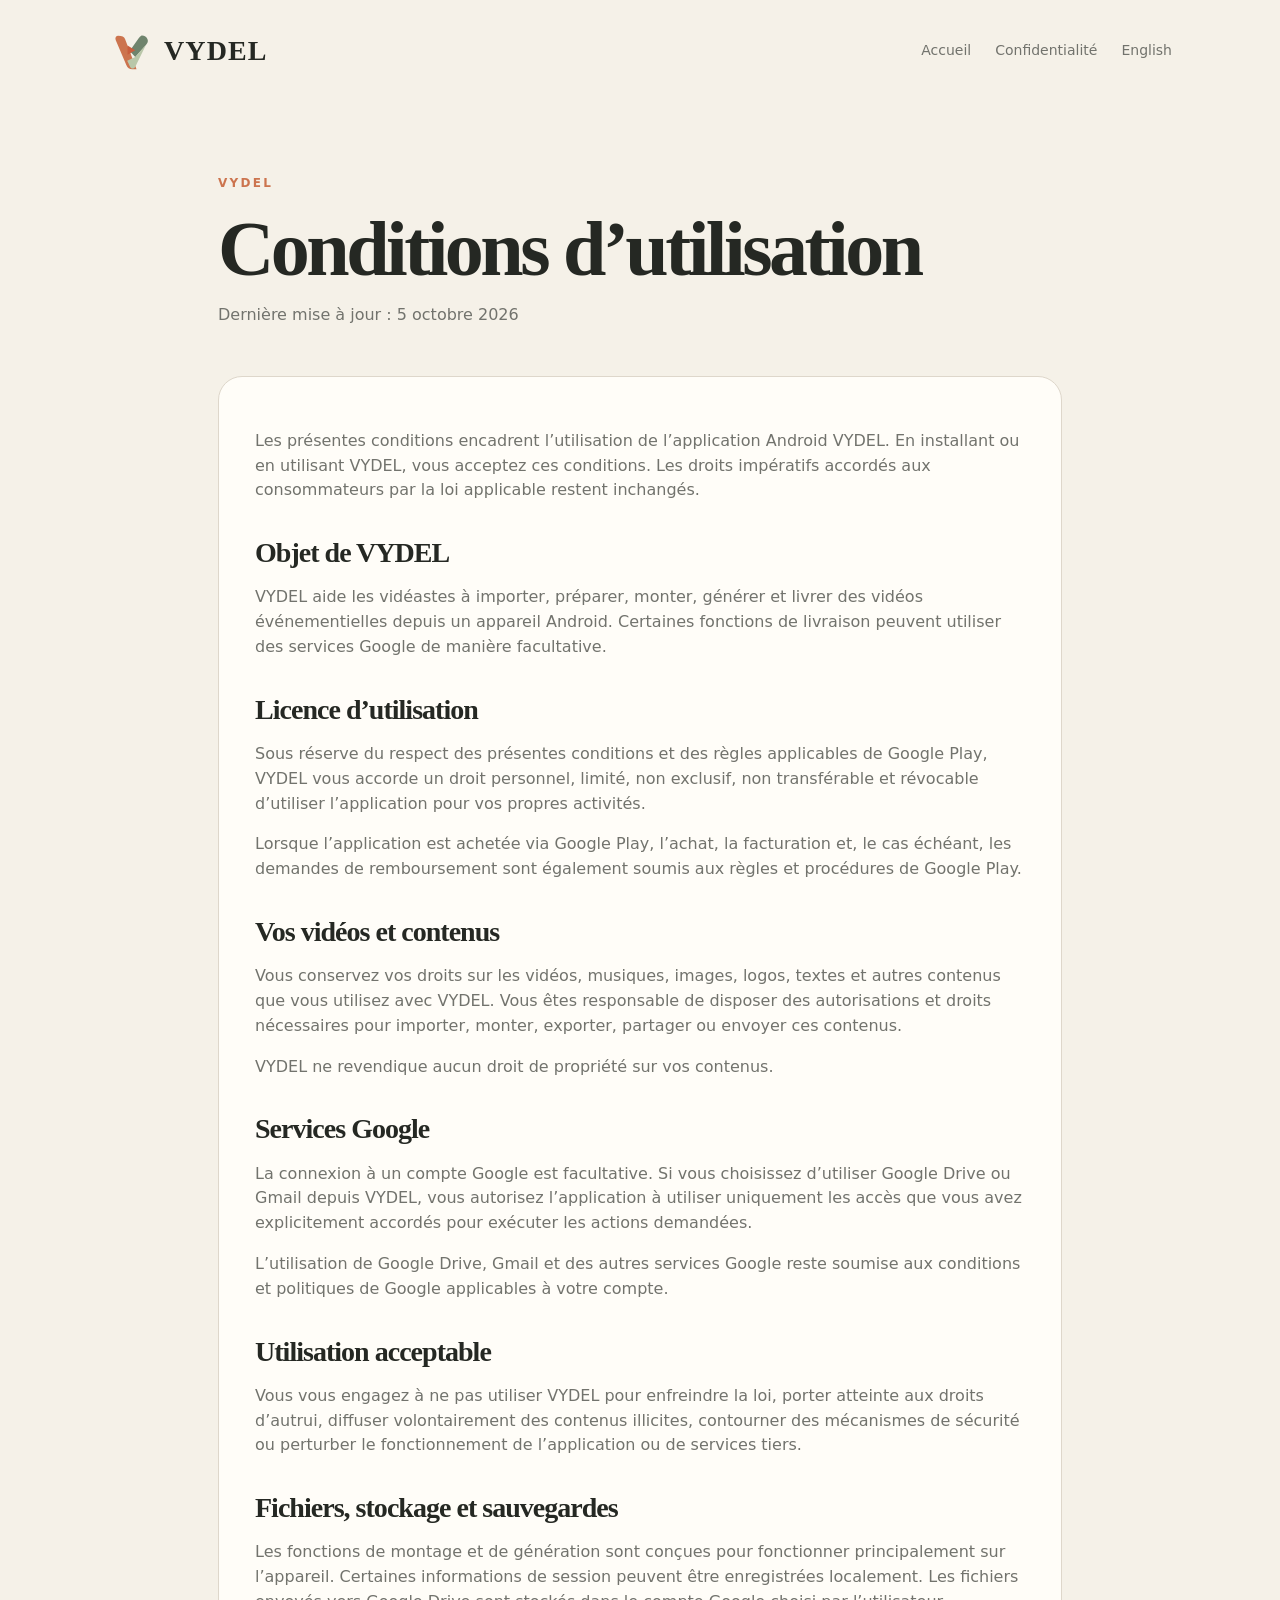
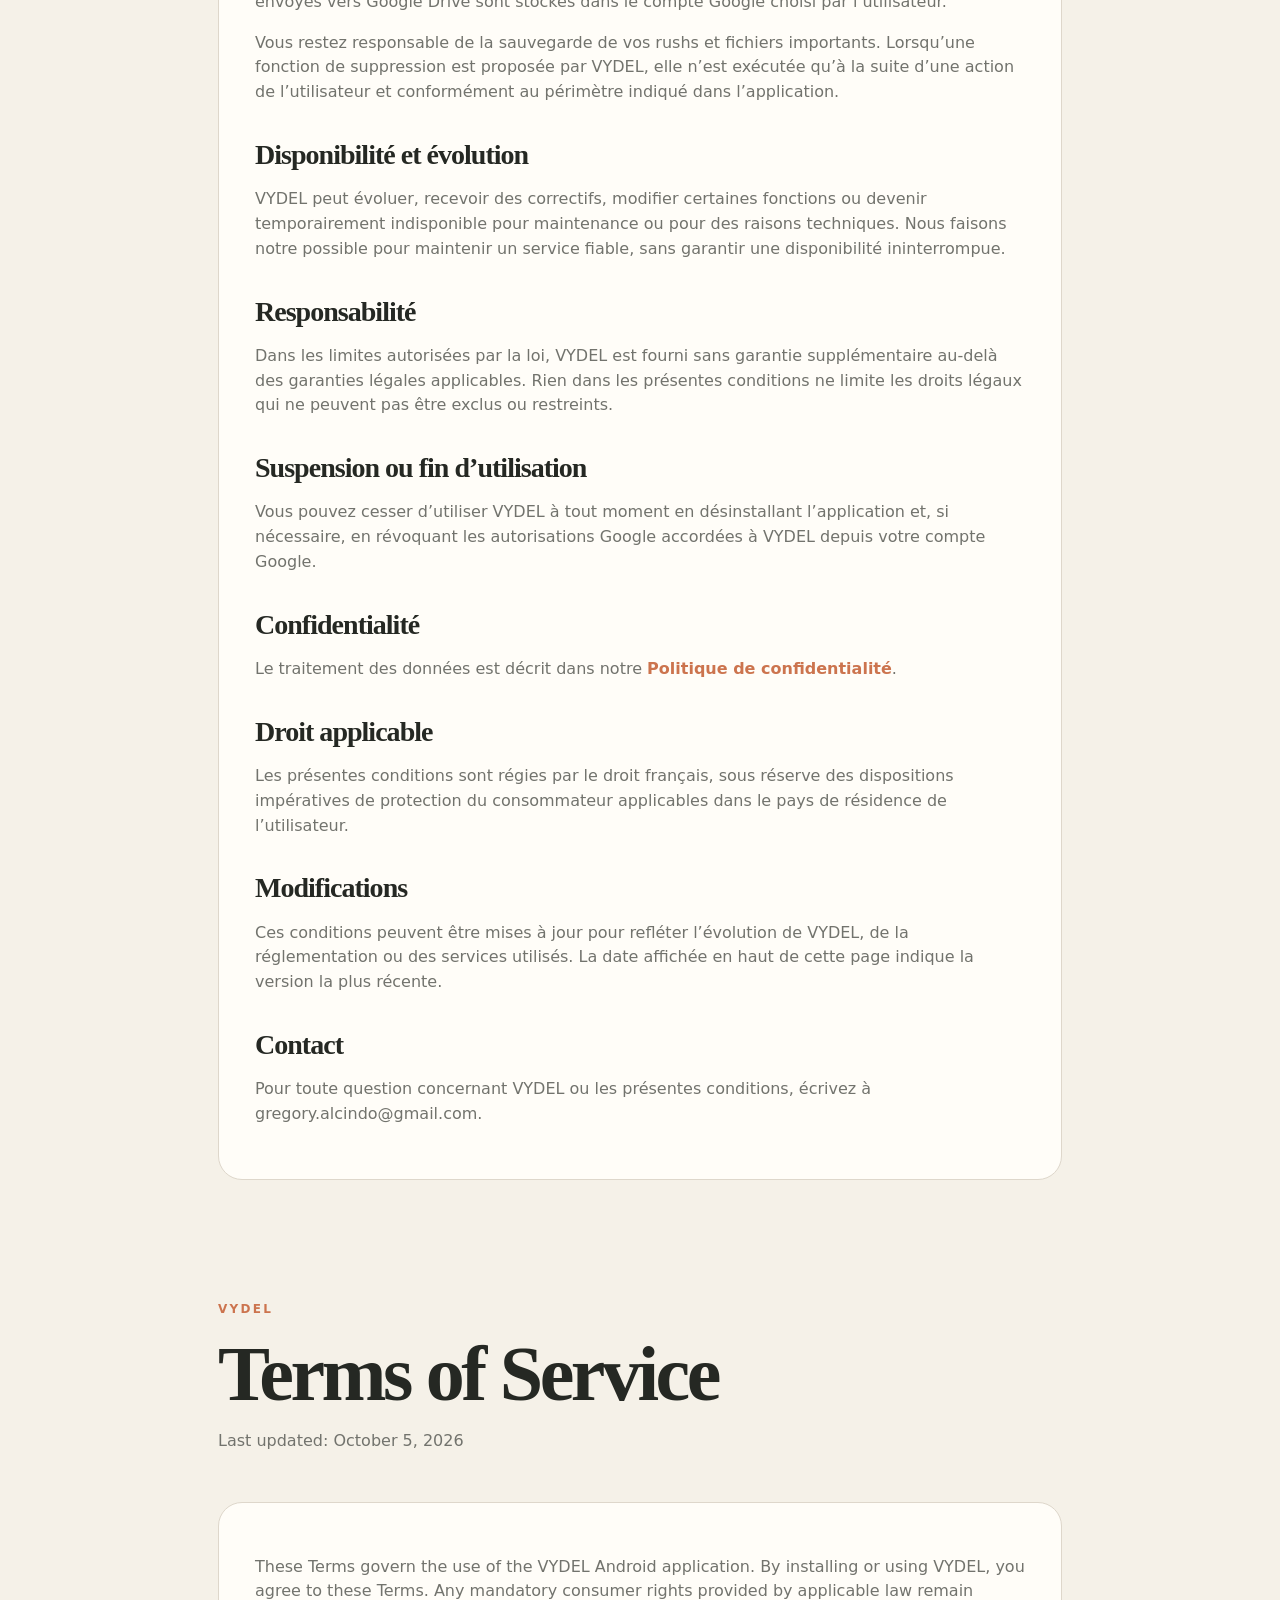
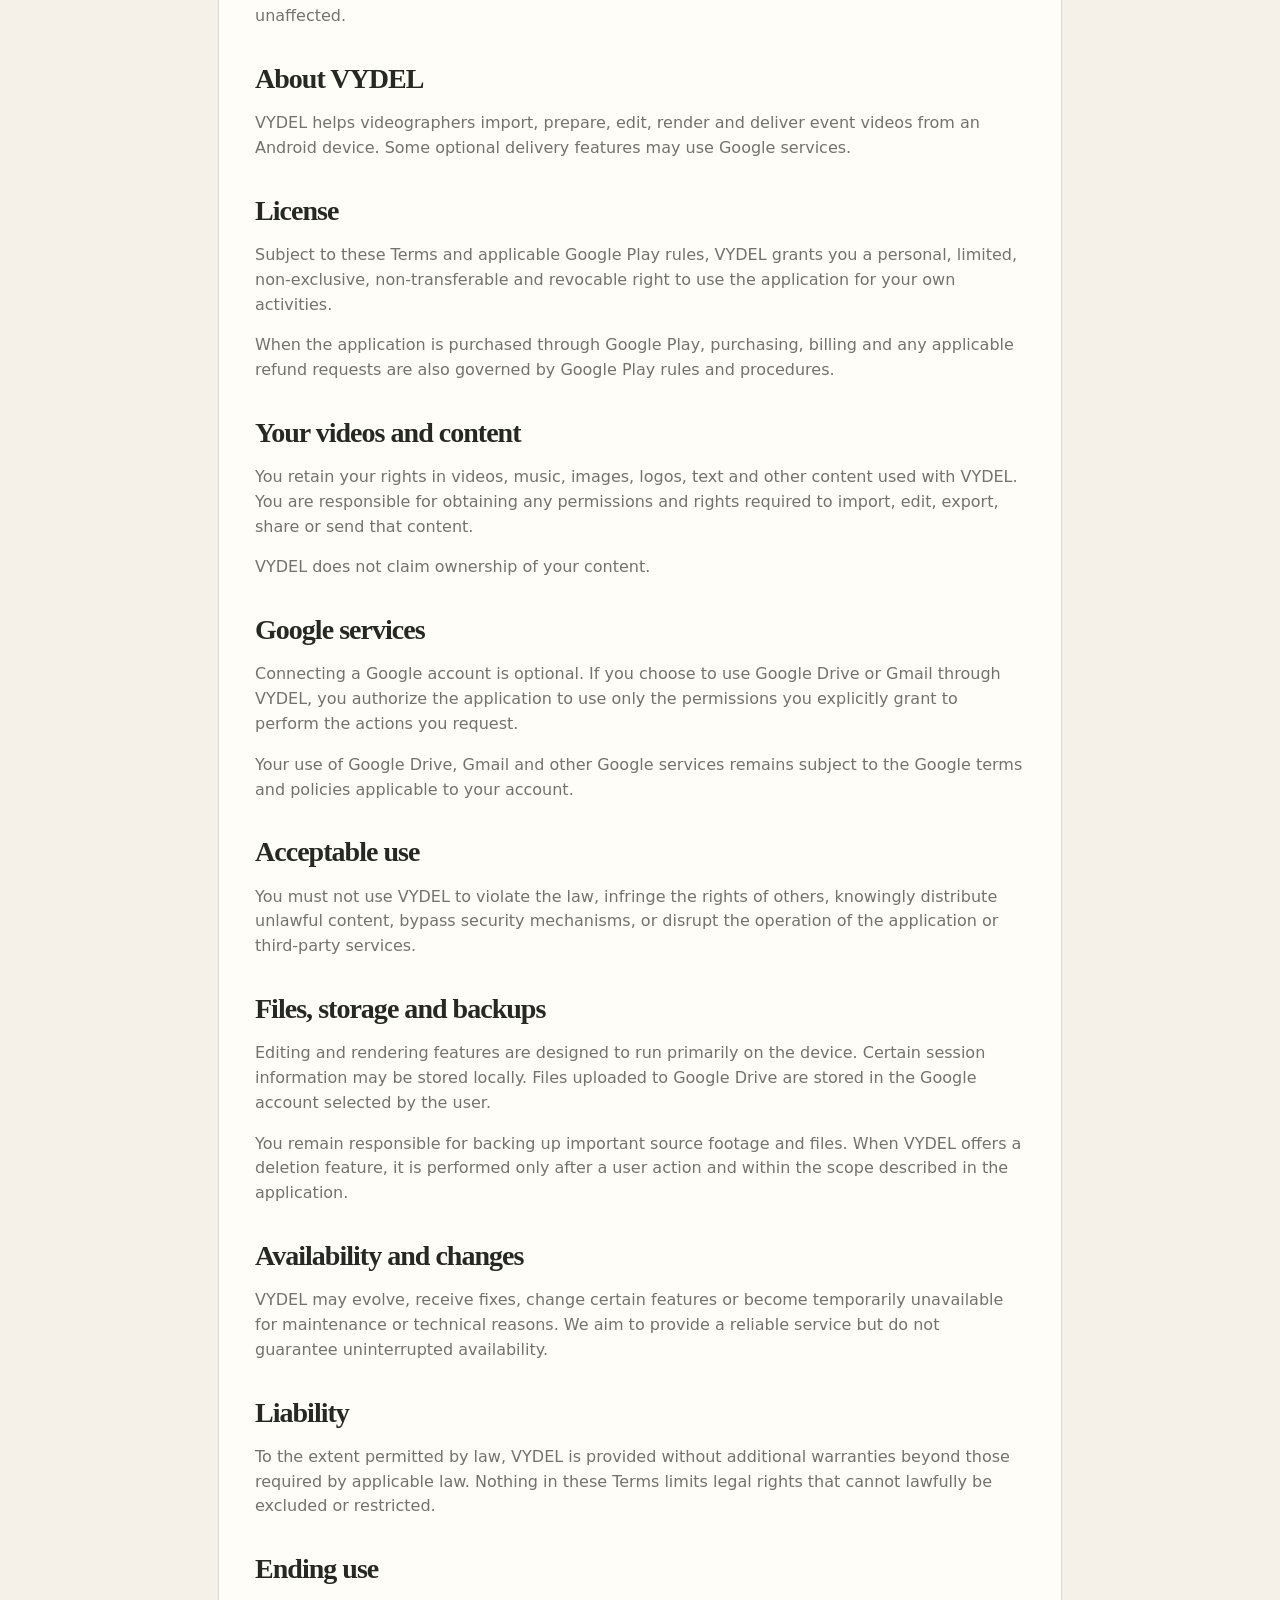
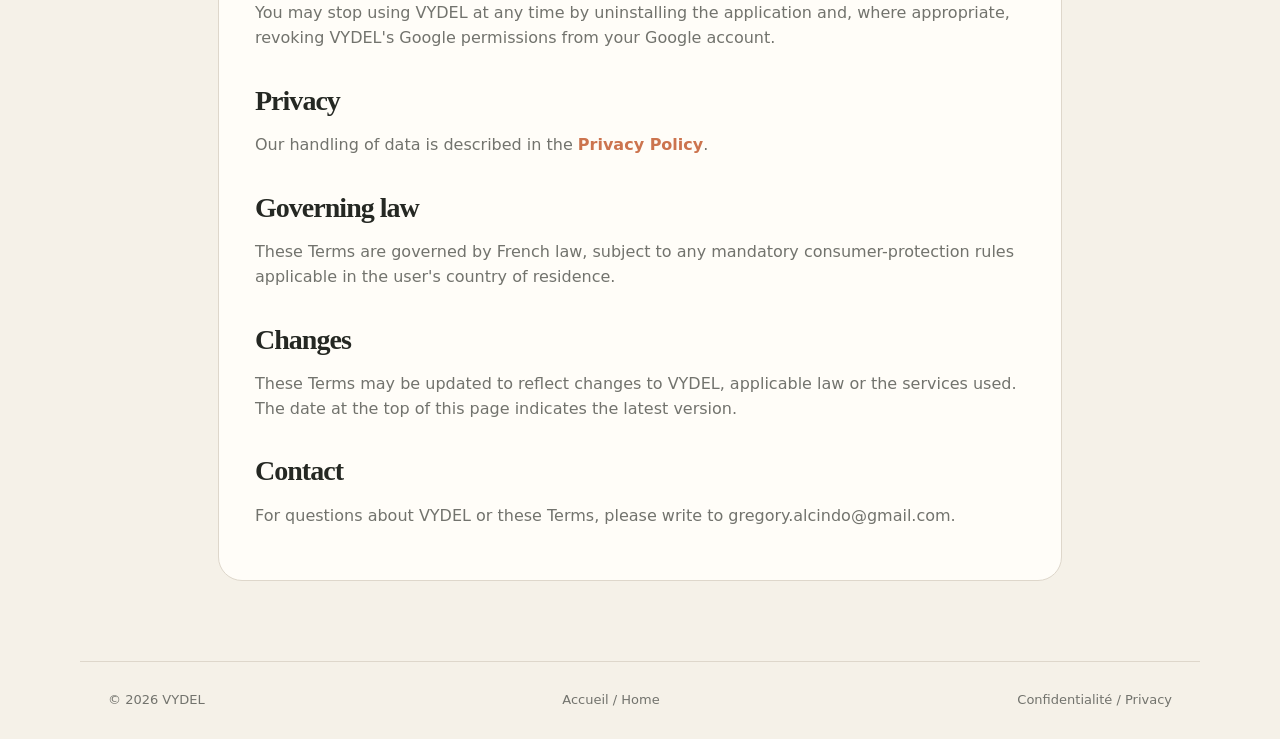
<file: terms.html>
<!doctype html>
<html lang="fr">
<head>
  <meta charset="utf-8">
  <meta name="viewport" content="width=device-width,initial-scale=1">
  <meta name="theme-color" content="#F5F1E8">
  <meta name="description" content="Conditions d’utilisation de VYDEL.">
  <title>Conditions d’utilisation — VYDEL</title>
  <link rel="icon" type="image/png" href="assets/vydel-logo.svg">
  <link rel="apple-touch-icon" href="assets/vydel-logo.svg">
  <link rel="stylesheet" href="style.css">
</head>
<body>
  <header class="site-header">
    <a class="brand" href="./"><img src="assets/vydel-logo.svg" alt=""><span>VYDEL</span></a>
    <nav><a href="./">Accueil</a><a href="privacy.html">Confidentialité</a><a href="#english">English</a></nav>
  </header>

  <main class="legal">
    <section class="legal-head">
      <div class="eyebrow">VYDEL</div>
      <h1>Conditions d’utilisation</h1>
      <p>Dernière mise à jour : 5 octobre 2026</p>
    </section>

    <section class="legal-card">
      <p>Les présentes conditions encadrent l’utilisation de l’application Android VYDEL. En installant ou en utilisant VYDEL, vous acceptez ces conditions. Les droits impératifs accordés aux consommateurs par la loi applicable restent inchangés.</p>

      <h2>Objet de VYDEL</h2>
      <p>VYDEL aide les vidéastes à importer, préparer, monter, générer et livrer des vidéos événementielles depuis un appareil Android. Certaines fonctions de livraison peuvent utiliser des services Google de manière facultative.</p>

      <h2>Licence d’utilisation</h2>
      <p>Sous réserve du respect des présentes conditions et des règles applicables de Google Play, VYDEL vous accorde un droit personnel, limité, non exclusif, non transférable et révocable d’utiliser l’application pour vos propres activités.</p>
      <p>Lorsque l’application est achetée via Google Play, l’achat, la facturation et, le cas échéant, les demandes de remboursement sont également soumis aux règles et procédures de Google Play.</p>

      <h2>Vos vidéos et contenus</h2>
      <p>Vous conservez vos droits sur les vidéos, musiques, images, logos, textes et autres contenus que vous utilisez avec VYDEL. Vous êtes responsable de disposer des autorisations et droits nécessaires pour importer, monter, exporter, partager ou envoyer ces contenus.</p>
      <p>VYDEL ne revendique aucun droit de propriété sur vos contenus.</p>

      <h2>Services Google</h2>
      <p>La connexion à un compte Google est facultative. Si vous choisissez d’utiliser Google Drive ou Gmail depuis VYDEL, vous autorisez l’application à utiliser uniquement les accès que vous avez explicitement accordés pour exécuter les actions demandées.</p>
      <p>L’utilisation de Google Drive, Gmail et des autres services Google reste soumise aux conditions et politiques de Google applicables à votre compte.</p>

      <h2>Utilisation acceptable</h2>
      <p>Vous vous engagez à ne pas utiliser VYDEL pour enfreindre la loi, porter atteinte aux droits d’autrui, diffuser volontairement des contenus illicites, contourner des mécanismes de sécurité ou perturber le fonctionnement de l’application ou de services tiers.</p>

      <h2>Fichiers, stockage et sauvegardes</h2>
      <p>Les fonctions de montage et de génération sont conçues pour fonctionner principalement sur l’appareil. Certaines informations de session peuvent être enregistrées localement. Les fichiers envoyés vers Google Drive sont stockés dans le compte Google choisi par l’utilisateur.</p>
      <p>Vous restez responsable de la sauvegarde de vos rushs et fichiers importants. Lorsqu’une fonction de suppression est proposée par VYDEL, elle n’est exécutée qu’à la suite d’une action de l’utilisateur et conformément au périmètre indiqué dans l’application.</p>

      <h2>Disponibilité et évolution</h2>
      <p>VYDEL peut évoluer, recevoir des correctifs, modifier certaines fonctions ou devenir temporairement indisponible pour maintenance ou pour des raisons techniques. Nous faisons notre possible pour maintenir un service fiable, sans garantir une disponibilité ininterrompue.</p>

      <h2>Responsabilité</h2>
      <p>Dans les limites autorisées par la loi, VYDEL est fourni sans garantie supplémentaire au-delà des garanties légales applicables. Rien dans les présentes conditions ne limite les droits légaux qui ne peuvent pas être exclus ou restreints.</p>

      <h2>Suspension ou fin d’utilisation</h2>
      <p>Vous pouvez cesser d’utiliser VYDEL à tout moment en désinstallant l’application et, si nécessaire, en révoquant les autorisations Google accordées à VYDEL depuis votre compte Google.</p>

      <h2>Confidentialité</h2>
      <p>Le traitement des données est décrit dans notre <a class="text-link" href="privacy.html">Politique de confidentialité</a>.</p>

      <h2>Droit applicable</h2>
      <p>Les présentes conditions sont régies par le droit français, sous réserve des dispositions impératives de protection du consommateur applicables dans le pays de résidence de l’utilisateur.</p>

      <h2>Modifications</h2>
      <p>Ces conditions peuvent être mises à jour pour refléter l’évolution de VYDEL, de la réglementation ou des services utilisés. La date affichée en haut de cette page indique la version la plus récente.</p>

      <h2>Contact</h2>
      <p>Pour toute question concernant VYDEL ou les présentes conditions, écrivez à <a href="mailto:gregory.alcindo@gmail.com">gregory.alcindo@gmail.com</a>.</p>
    </section>

    <section id="english" class="legal-head english-head">
      <div class="eyebrow">VYDEL</div>
      <h1>Terms of Service</h1>
      <p>Last updated: October 5, 2026</p>
    </section>

    <section class="legal-card">
      <p>These Terms govern the use of the VYDEL Android application. By installing or using VYDEL, you agree to these Terms. Any mandatory consumer rights provided by applicable law remain unaffected.</p>

      <h2>About VYDEL</h2>
      <p>VYDEL helps videographers import, prepare, edit, render and deliver event videos from an Android device. Some optional delivery features may use Google services.</p>

      <h2>License</h2>
      <p>Subject to these Terms and applicable Google Play rules, VYDEL grants you a personal, limited, non-exclusive, non-transferable and revocable right to use the application for your own activities.</p>
      <p>When the application is purchased through Google Play, purchasing, billing and any applicable refund requests are also governed by Google Play rules and procedures.</p>

      <h2>Your videos and content</h2>
      <p>You retain your rights in videos, music, images, logos, text and other content used with VYDEL. You are responsible for obtaining any permissions and rights required to import, edit, export, share or send that content.</p>
      <p>VYDEL does not claim ownership of your content.</p>

      <h2>Google services</h2>
      <p>Connecting a Google account is optional. If you choose to use Google Drive or Gmail through VYDEL, you authorize the application to use only the permissions you explicitly grant to perform the actions you request.</p>
      <p>Your use of Google Drive, Gmail and other Google services remains subject to the Google terms and policies applicable to your account.</p>

      <h2>Acceptable use</h2>
      <p>You must not use VYDEL to violate the law, infringe the rights of others, knowingly distribute unlawful content, bypass security mechanisms, or disrupt the operation of the application or third-party services.</p>

      <h2>Files, storage and backups</h2>
      <p>Editing and rendering features are designed to run primarily on the device. Certain session information may be stored locally. Files uploaded to Google Drive are stored in the Google account selected by the user.</p>
      <p>You remain responsible for backing up important source footage and files. When VYDEL offers a deletion feature, it is performed only after a user action and within the scope described in the application.</p>

      <h2>Availability and changes</h2>
      <p>VYDEL may evolve, receive fixes, change certain features or become temporarily unavailable for maintenance or technical reasons. We aim to provide a reliable service but do not guarantee uninterrupted availability.</p>

      <h2>Liability</h2>
      <p>To the extent permitted by law, VYDEL is provided without additional warranties beyond those required by applicable law. Nothing in these Terms limits legal rights that cannot lawfully be excluded or restricted.</p>

      <h2>Ending use</h2>
      <p>You may stop using VYDEL at any time by uninstalling the application and, where appropriate, revoking VYDEL's Google permissions from your Google account.</p>

      <h2>Privacy</h2>
      <p>Our handling of data is described in the <a class="text-link" href="privacy.html#english">Privacy Policy</a>.</p>

      <h2>Governing law</h2>
      <p>These Terms are governed by French law, subject to any mandatory consumer-protection rules applicable in the user's country of residence.</p>

      <h2>Changes</h2>
      <p>These Terms may be updated to reflect changes to VYDEL, applicable law or the services used. The date at the top of this page indicates the latest version.</p>

      <h2>Contact</h2>
      <p>For questions about VYDEL or these Terms, please write to <a href="mailto:gregory.alcindo@gmail.com">gregory.alcindo@gmail.com</a>.</p>
    </section>
  </main>

  <footer><span>© 2026 VYDEL</span><a href="./">Accueil / Home</a><a href="privacy.html">Confidentialité / Privacy</a></footer>
</body>
</html>
</file>
<file: style.css>
:root{--bg:#f5f1e8;--surface:#fffdf8;--surface2:#f1ece3;--text:#252823;--muted:#72736d;--border:#ded7cb;--terra:#cc744e;--terra-soft:#f2ddd2;--sage:#67866e;--sage-soft:#e7efe6;--max:1120px}
*{box-sizing:border-box}html{scroll-behavior:smooth}body{margin:0;background:var(--bg);color:var(--text);font-family:Inter,ui-sans-serif,system-ui,-apple-system,BlinkMacSystemFont,"Segoe UI",sans-serif;line-height:1.55}a{color:inherit;text-decoration:none}.site-header{max-width:var(--max);margin:auto;padding:28px 28px 10px;display:flex;align-items:center;justify-content:space-between}.brand{display:inline-flex;align-items:center;gap:10px;font-family:Georgia,"Times New Roman",serif;font-weight:700;font-size:28px;letter-spacing:.04em}.brand img{width:46px;height:46px;object-fit:contain;display:block;flex:0 0 auto}nav{display:flex;gap:24px;color:var(--muted);font-size:14px}nav a:hover,.text-link:hover{color:var(--terra)}main{max-width:var(--max);margin:auto;padding:0 28px 80px}.hero{padding:100px 0 110px;max-width:850px}.eyebrow{font-size:12px;letter-spacing:.19em;font-weight:800;color:var(--terra);margin-bottom:18px}h1,h2{font-family:Georgia,"Times New Roman",serif;line-height:.98;margin:0}h1{font-size:clamp(60px,11vw,128px);letter-spacing:-.045em}h2{font-size:clamp(38px,6vw,66px);letter-spacing:-.035em}.lead{font-size:clamp(19px,2.7vw,27px);max-width:720px;color:var(--muted);margin:34px 0}.hero-actions{display:flex;gap:12px;flex-wrap:wrap}.button{display:inline-flex;min-height:52px;padding:0 22px;border-radius:15px;align-items:center;justify-content:center;font-weight:700;font-size:14px;border:1px solid var(--border)}.primary{background:var(--terra);border-color:var(--terra);color:#fff}.secondary{background:var(--surface)}.section{padding:80px 0;border-top:1px solid var(--border)}.section-heading{max-width:760px;margin-bottom:38px}.grid{display:grid;grid-template-columns:repeat(4,1fr);gap:14px}.card,.status-card,.legal-card{background:var(--surface);border:1px solid var(--border);border-radius:24px;padding:26px}.card span{color:var(--terra);font-weight:800;font-size:12px}.card h3{font-size:20px;margin:18px 0 8px}.card p,.split p,.english p,.privacy-callout p{color:var(--muted);margin:0}.split{display:grid;grid-template-columns:1.1fr .9fr;gap:70px;align-items:center}.split>div:first-child p{font-size:20px;margin-top:24px;max-width:600px}.status-title{font-size:14px;font-weight:800;color:var(--terra);letter-spacing:.04em}.progress{height:8px;background:var(--surface2);border-radius:999px;margin:20px 0 16px;overflow:hidden}.progress div{width:42%;height:100%;background:var(--terra);border-radius:999px}.status-card{display:flex;flex-direction:column;gap:4px}.status-card span,.status-card small{color:var(--muted)}.status-card small{margin-top:14px}.privacy-callout{display:flex;justify-content:space-between;align-items:end;gap:32px}.privacy-callout p{font-size:18px;max-width:650px;margin-top:22px}.english{max-width:780px}.english p{font-size:18px;margin:22px 0}.text-link{font-weight:700;color:var(--terra)}footer{max-width:var(--max);margin:auto;padding:28px;border-top:1px solid var(--border);display:flex;justify-content:space-between;color:var(--muted);font-size:13px}.legal{max-width:900px}.legal-head{padding:90px 0 32px}.legal-head h1{font-size:clamp(48px,8vw,78px)}.legal-head p{color:var(--muted)}.legal-card{padding:36px}.legal-card h2{font-size:28px;line-height:1.15;margin:34px 0 10px}.legal-card p{color:var(--muted)}.legal-card ul,.legal-card ol{color:var(--muted);padding-left:22px}.legal-card li{margin:8px 0}.table-wrap{overflow-x:auto;margin:18px 0 8px;border:1px solid var(--border);border-radius:16px;background:var(--surface)}.privacy-table{width:100%;min-width:760px;border-collapse:collapse;font-size:13px;line-height:1.45}.privacy-table th,.privacy-table td{padding:14px 15px;text-align:left;vertical-align:top;border-bottom:1px solid var(--border);border-right:1px solid var(--border)}.privacy-table th:last-child,.privacy-table td:last-child{border-right:0}.privacy-table tr:last-child td{border-bottom:0}.privacy-table th{background:var(--surface2);color:var(--text);font-size:12px;letter-spacing:.02em}.privacy-table td{color:var(--muted)}.english-head{margin-top:30px}@media(max-width:820px){.site-header{padding:22px 20px 6px}nav{gap:14px}nav a:first-child{display:none}main{padding:0 20px 64px}.hero{padding:72px 0 84px}.grid{grid-template-columns:1fr 1fr}.split{grid-template-columns:1fr;gap:34px}.privacy-callout{align-items:flex-start;flex-direction:column}.legal-card{padding:24px}footer{padding:24px 20px;gap:18px;flex-direction:column}}@media(max-width:520px){.grid{grid-template-columns:1fr}.hero-actions{flex-direction:column}.button{width:100%}}
</file>
